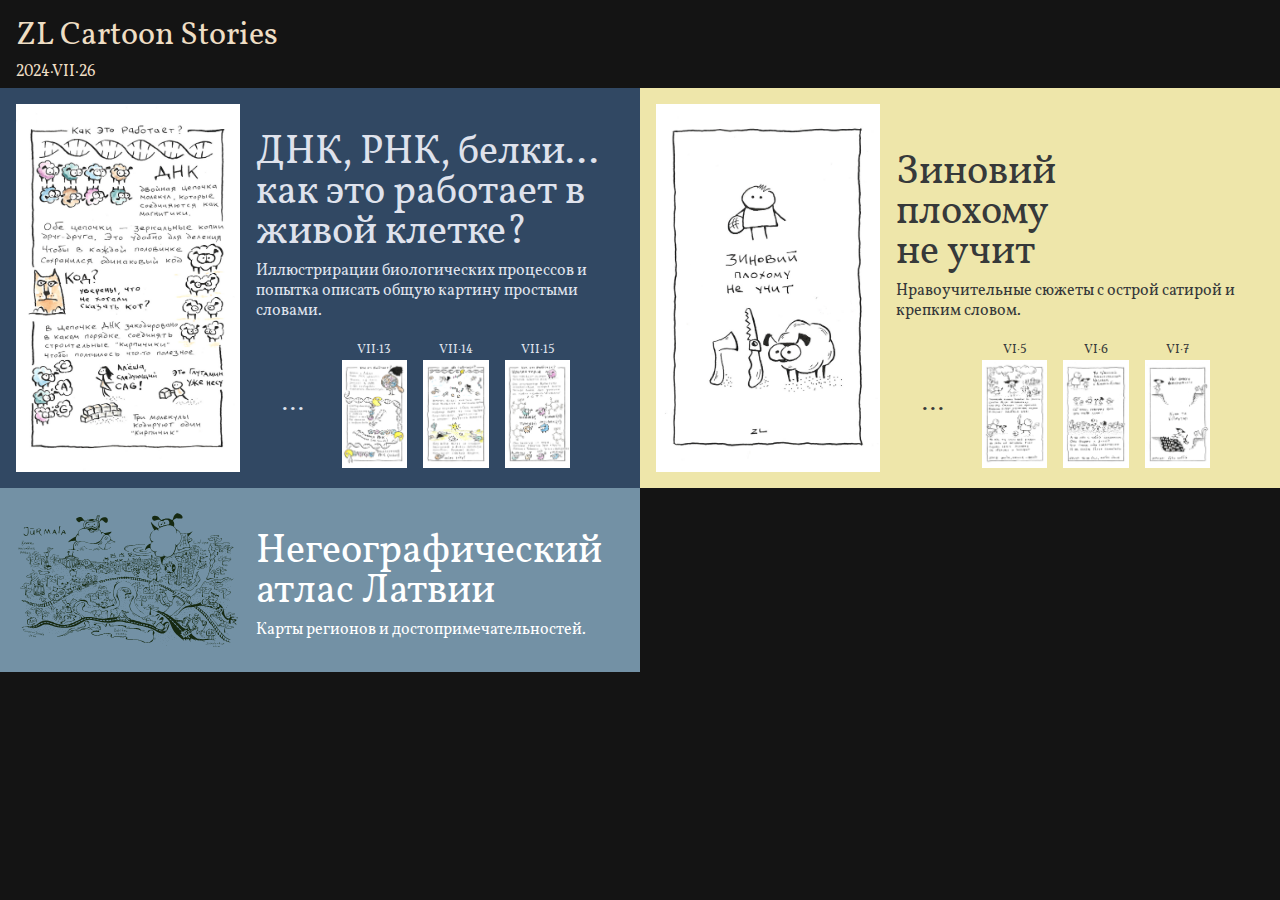
<file: index.html>
<!DOCTYPE html>
<html lang="ru">
<head>
    <meta charset="UTF-8">
    <meta content="width=device-width,initial-scale=1" name="viewport">
    <!-- .htmlseed 24.5.10 Len ~ ʕ⊙ᴥ⊙ʔ ~ -->

    <!-- ~ ~ ~ ~ ~ ~ ~ ~ ~ ~ ~ ~ ~ ~ ~ ~ ~ ~ ~ ~ ~>> Tab data -->
    <title>Cartoon Stories</title>
    <meta name="description" content="htmlseed">
    <meta name="theme-color" content="#314159">
    <link rel="icon" type="image/png" href="app/icon512.png">
    <!-- ~ ~ ~ ~ ~ ~ ~ ~ ~ ~ ~ ~ ~ ~ ~ ~ ~ ~ ~ ~ -->

    <!-- ~ ~ ~ ~ ~ ~ ~ ~ ~ ~ ~ ~ ~ ~ ~ ~ ~ ~ ~ ~ ~>> MICRODATA -->
    <meta name="description" content="Art illustrations gallery">
    <meta property="og:image"
          content="https://zlsheepcity.github.io/stripes/art/mediaPromo100W1.jpg">
    <meta property="og:image:width"  content="1774">
    <meta property="og:image:height" content="1080">
    <!-- ~ ~ ~ ~ ~ ~ ~ ~ ~ ~ ~ ~ ~ ~ ~ ~ ~ ~ ~ ~ -->

    <!-- ~ ~ ~ ~ ~ ~ ~ ~ ~ ~ ~ ~ ~ ~ ~ ~ ~ ~ ~ ~ ~>> CSS preset 2024 -->
    <style>
        body {
          --colorPaperTone: hsl( 37, 55%, 85%);
          --colorPaperDark: hsl(  0,  0%,  8%);
          --colorPaperRose: hsl(359, 59%, 43%);

          --background-color: var(--colorPaperDark);
          --foreground-color: var(--colorPaperTone);
              --accent-color: var(--colorPaperRose);
        }

        body {
            background-color: var(--background-color);
            margin: 0; color: var(--foreground-color);
            font-family: monospace; overflow-y:scroll;
        }

        a {
            color: inherit;
            text-decoration: underline;
        }

        img, video, svg {
            margin: 0;
            border: 0;
            max-width: 100%;
            display:  block;
        }
    </style>
    <!-- ~ ~ ~ ~ ~ ~ ~ ~ ~ ~ ~ ~ ~ ~ ~ ~ ~ ~ ~ ~ ~>> CSS custom -->
    <style>
        [contenteditable] {
            color: var(--accent-color, inherit);
            border-left: 1em solid currentColor;
        }
    </style>
    <!-- ~ ~ ~ ~ ~ ~ ~ ~ ~ ~ ~ ~ ~ ~ ~ ~ ~ ~ ~ ~ ~>> CSS stylesheet -->
    <link
        href="app/combo.css"
        type="text/css" rel="stylesheet" media="all">
    <link
        href="app/compo.css"
        type="text/css" rel="stylesheet" media="all">
    <link
        href="app/custom.css"
        type="text/css" rel="stylesheet" media="all">
    <link
        href="app/cfonts.css"
        type="text/css" rel="stylesheet" media="all">
    <!-- ~ ~ ~ ~ ~ ~ ~ ~ ~ ~ ~ ~ ~ ~ ~ ~ ~ ~ ~ ~ -->

</head>
<body>

    <header class="GalleryTitle">
        <h1>ZL Cartoon Stories</h1>
        <p class="font-feature-digital">
            2024·VII·26
        </p>
    </header>

    <section class="CardListGrid">

    <article class="ChapterCard colors--swed-secondary">
        <div class="ChapterCardGrid">
            <figure>
                <a href="chapters/DNA.html">
                    <img ratio-v src="ill/DNA1000.jpg" alt="" />
                </a>
            </figure>
            <header class="TextSection">
                <h1 style="--max-width:10em">
                    <a href="chapters/DNA.html">
                        ДНК, РНК, белки... как это работает в живой клетке?
                    </a>
                </h1>
                <p>
                    Иллюстрирации биологических процессов и попытка описать общую картину простыми словами.
                </p>
            </header>
            <section class="StripesInRowList">
                <a i class="StripesInRowItem" href="chapters/DNA.html">
                    <span class="text">...</span>
                </a>
                <a i class="StripesInRowItem" href="chapters/DNA.html#DNA1002">
                    <span class="date">VII·13</span>
                    <img ratio-v src="ill/DNA1002.jpg" alt="" />
                </a>
                <a i class="StripesInRowItem" href="chapters/DNA.html#DNA1003">
                    <span class="date">VII·14</span>
                    <img ratio-v src="ill/DNA1003.jpg" alt="" />
                </a>
                <a i class="StripesInRowItem" href="chapters/DNA.html#DNA1004">
                    <span class="date">VII·15</span>
                    <img ratio-v src="ill/DNA1004.jpg" alt="" />
                </a>
            </section>
        </div>
    </article>

    <article class="ChapterCard colors--ivory">
        <div class="ChapterCardGrid">
            <figure>
                <a href="chapters/ZPU.html">
                    <img ratio-v src="ill/ZPU1000.jpg" alt="" />
                </a>
            </figure>
            <header class="TextSection">
                <h1 style="--max-width:min-content">
                    <a href="chapters/ZPU.html">
                        Зиновий плохому не учит
                    </a>
                </h1>
                <p>
                    Нравоучительные сюжеты с острой сатирой и крепким словом.
                </p>
            </header>
            <section class="StripesInRowList">
                <a i class="StripesInRowItem" href="chapters/ZPU.html">
                    <span class="text">...</span>
                </a>
                <a i class="StripesInRowItem" href="chapters/ZPU.html#ZPU1018">
                    <span class="date">VI·5</span>
                    <img ratio-v src="ill/ZPU1018.jpg" alt="" />
                </a>
                <a i class="StripesInRowItem" href="chapters/ZPU.html#ZPU1019">
                    <span class="date">VI·6</span>
                    <img ratio-v src="ill/ZPU1019.jpg" alt="" />
                </a>
                <a i class="StripesInRowItem" href="chapters/ZPU.html#ZPU1020">
                    <span class="date">VI·7</span>
                    <img ratio-v src="ill/ZPU1020.jpg" alt="" />
                </a>
            </section>
        </div>
    </article>

    <article class="ChapterCard colors--swed-third">
        <div class="ChapterCardGrid">
            <figure>
                <a href="articles/AtlasA.html">
                    <img src="ill/LatvijaSheepmap02Jurmala.svg" alt=""
                        style="aspect-ratio:1000/680;" />
                </a>
            </figure>
            <header class="TextSection">
                <h1 style="--max-width:min-content">
                    <a href="articles/AtlasA.html">
                        Негеографический атлас Латвии
                    </a>
                </h1>
                <p>
                    Карты регионов и достопримечательностей.
                </p>
            </header>
        </div>
    </article>

    </section>

    <!-- ~ ~ ~ ~ ~ ~ ~ ~ ~ ~ ~ ~ ~ ~ ~ ~ ~ ~ ~ ~ ~ SECTION -->
    <!-- ~ ~ ~ ~ ~ ~ ~ ~ ~ ~ ~ ~ ~ ~ ~ ~ ~ ~ ~ ~ ~ SECTION -->

    <!-- ~ ~ ~ ~ ~ ~ ~ ~ ~ ~ ~ ~ ~ ~ ~ ~ ~ ~ ~ ~ ~ SECTION -->

</body>
</html>
</file>
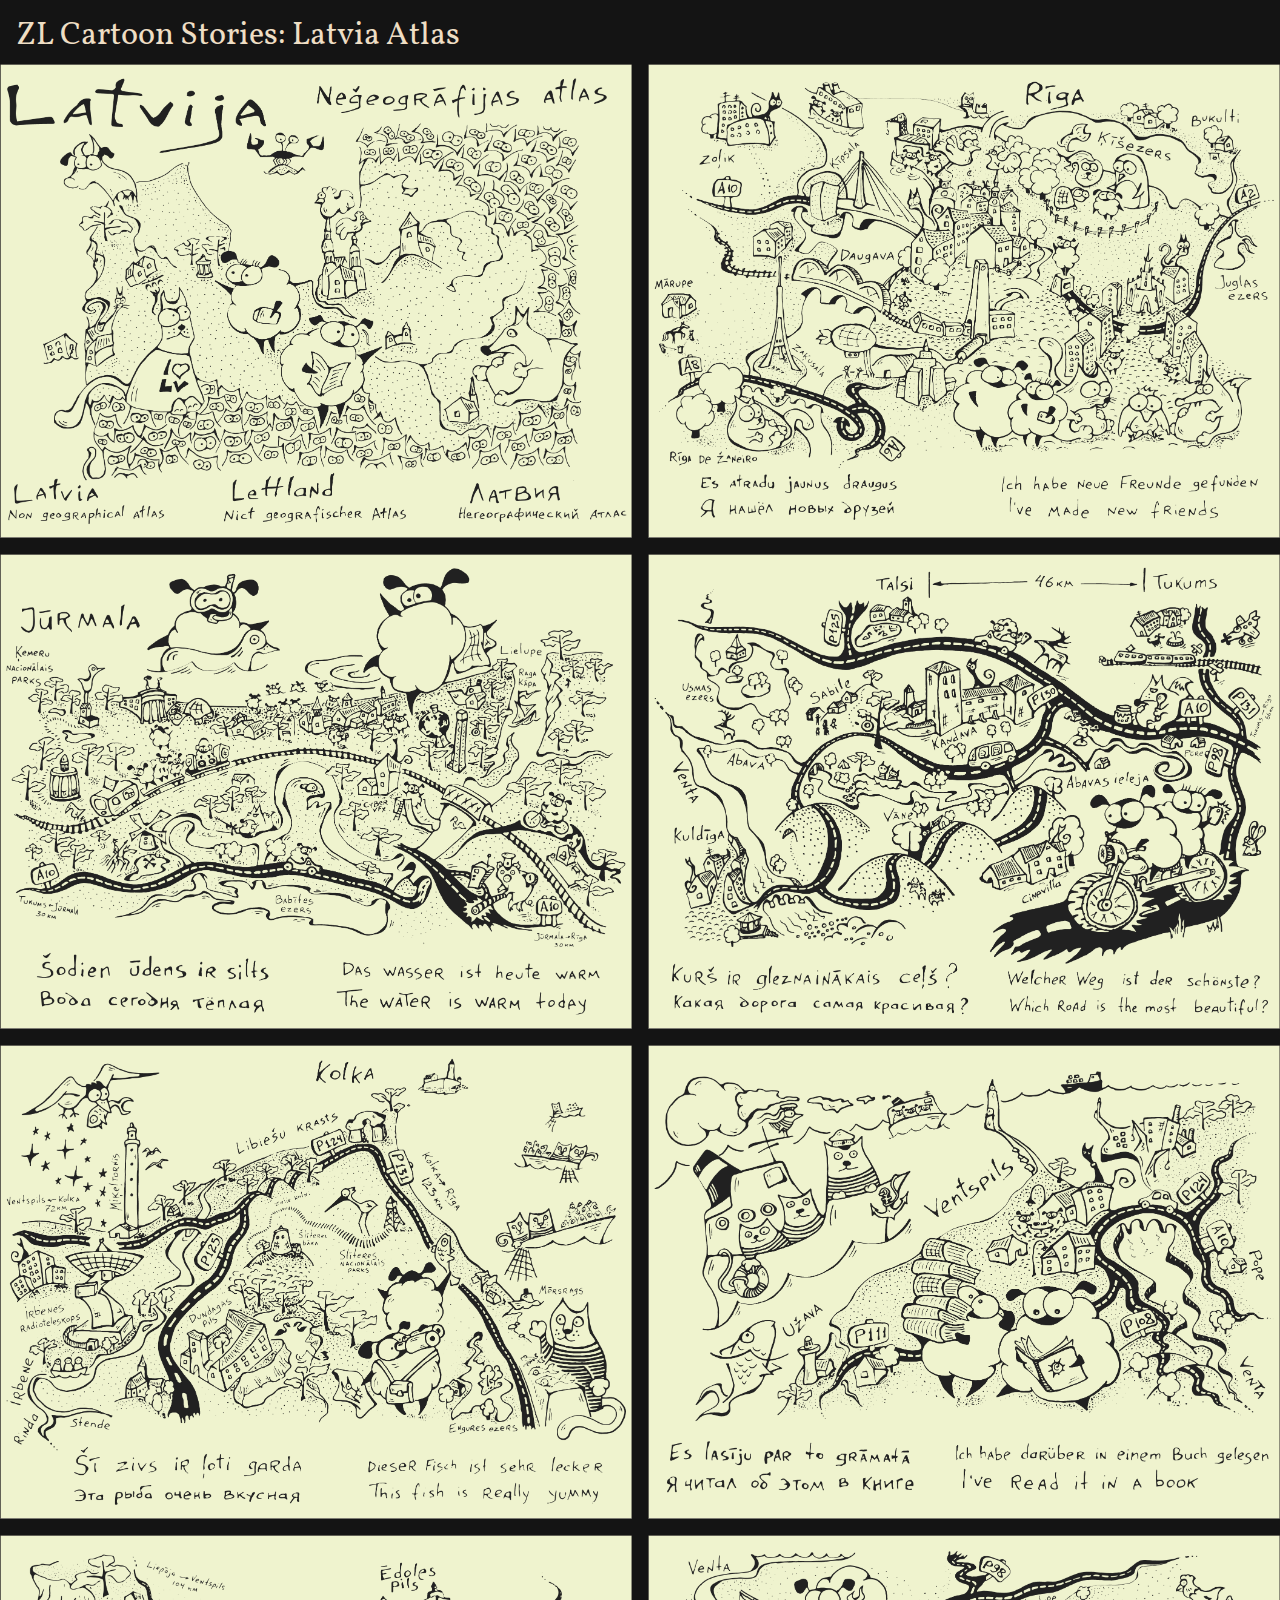
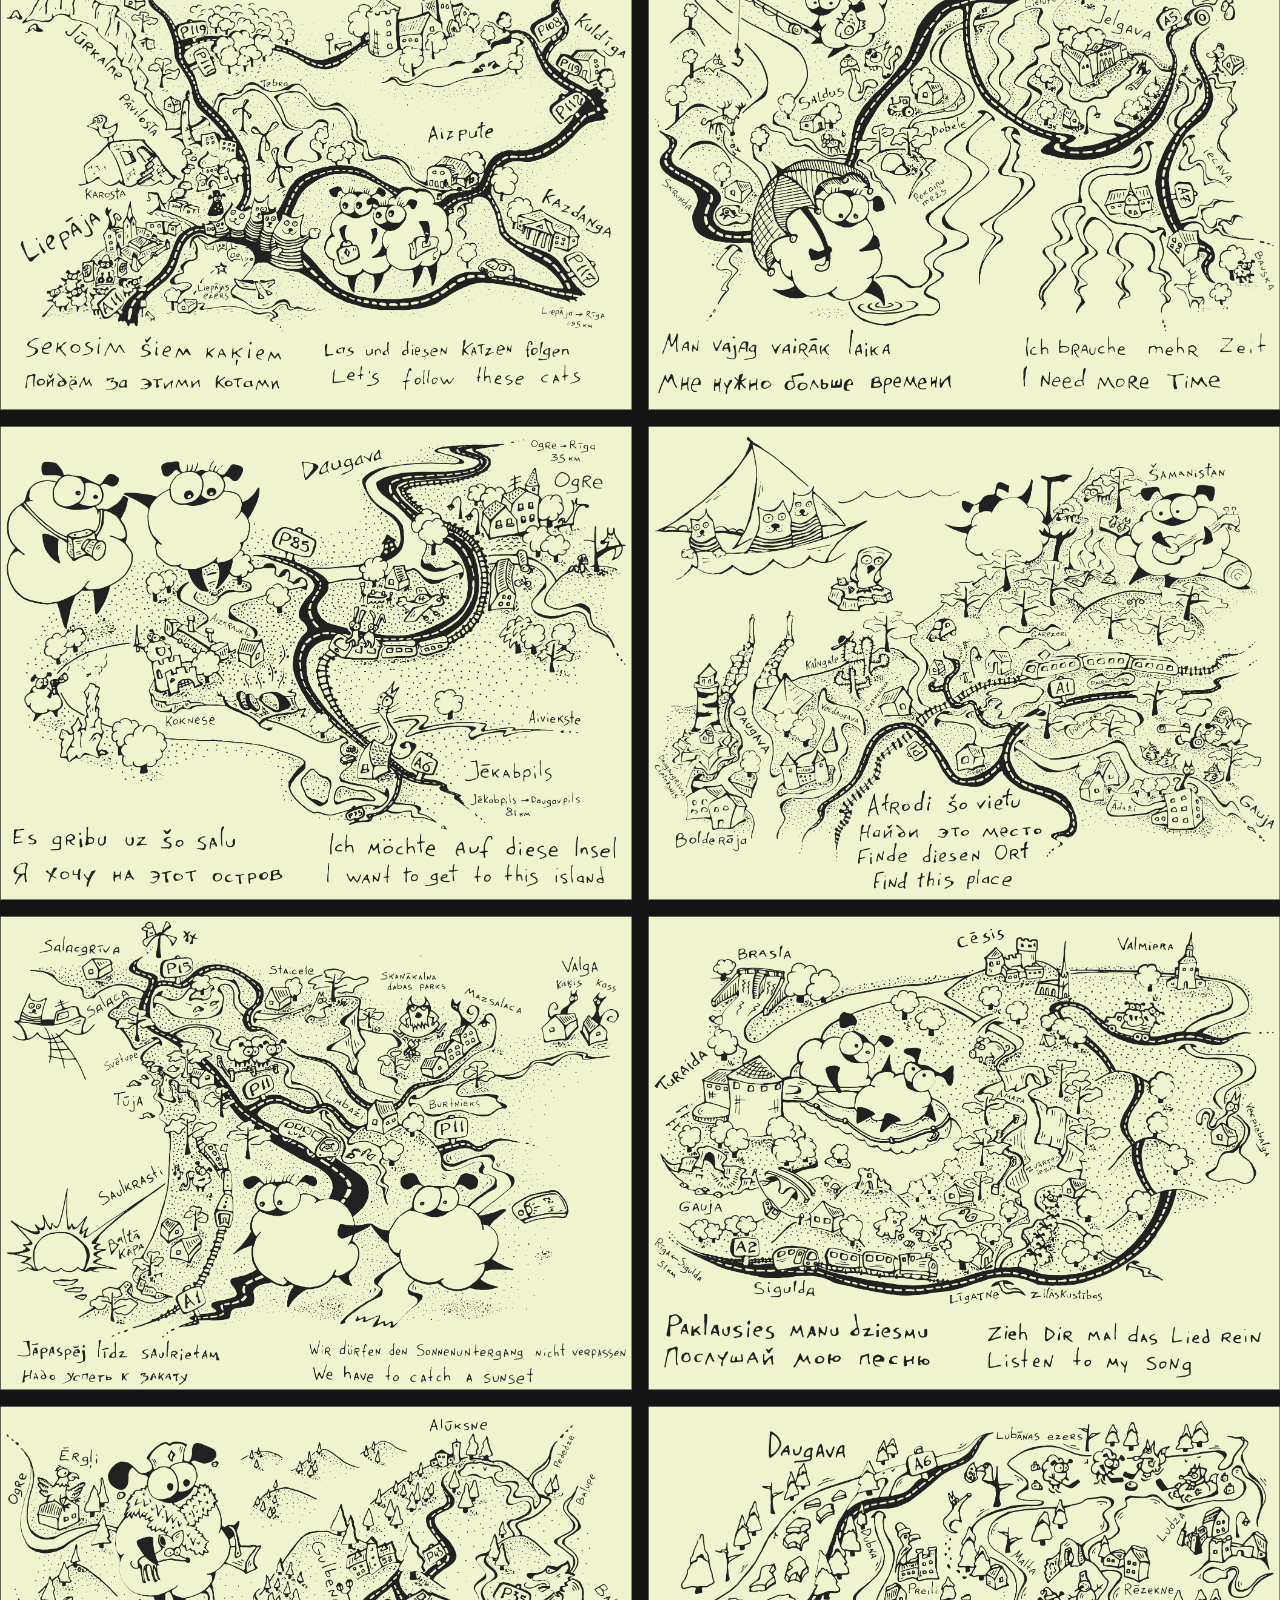
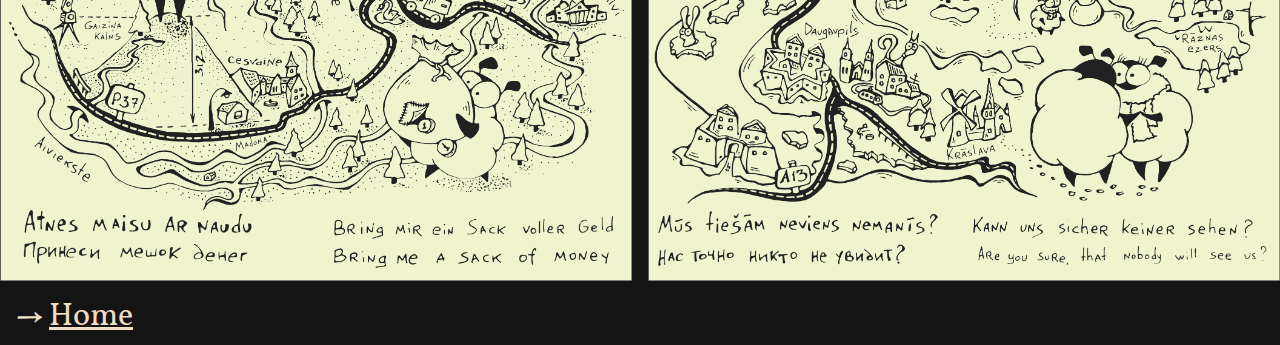
<file: articles/AtlasA.html>
<!DOCTYPE html>
<html lang="en">
<head>
    <base href="../">
    <meta charset="UTF-8">
    <meta content="width=device-width,initial-scale=1" name="viewport">
    <!-- .htmlseed 24.5.10 Len ~ ʕ⊙ᴥ⊙ʔ ~ -->

    <!-- ~ ~ ~ ~ ~ ~ ~ ~ ~ ~ ~ ~ ~ ~ ~ ~ ~ ~ ~ ~ ~>> Tab data -->
    <title>LV Atlas</title>
    <meta name="description" content="htmlseed">
    <meta name="theme-color" content="#314159">
    <link rel="icon" type="image/png" href="app/icon512.png">
    <!-- ~ ~ ~ ~ ~ ~ ~ ~ ~ ~ ~ ~ ~ ~ ~ ~ ~ ~ ~ ~ -->

    <!-- ~ ~ ~ ~ ~ ~ ~ ~ ~ ~ ~ ~ ~ ~ ~ ~ ~ ~ ~ ~ ~>> MICRODATA -->
    <meta name="description" content="Art illustrations gallery">
    <meta property="og:image"
          content="https://zlsheepcity.github.io/stripes/art/mediaPromo100W1.jpg">
    <meta property="og:image:width"  content="1774">
    <meta property="og:image:height" content="1080">
    <!-- ~ ~ ~ ~ ~ ~ ~ ~ ~ ~ ~ ~ ~ ~ ~ ~ ~ ~ ~ ~ -->

    <!-- ~ ~ ~ ~ ~ ~ ~ ~ ~ ~ ~ ~ ~ ~ ~ ~ ~ ~ ~ ~ ~>> CSS preset 2024 -->
    <style>
        body {
          --colorPaperTone: hsl( 37, 55%, 85%);
          --colorPaperDark: hsl(  0,  0%,  8%);
          --colorPaperRose: hsl(359, 59%, 43%);

          --background-color: var(--colorPaperDark);
          --foreground-color: var(--colorPaperTone);
              --accent-color: var(--colorPaperRose);
        }

        body {
            background-color: var(--background-color);
            margin: 0; color: var(--foreground-color);
            font-family: monospace; overflow-y:scroll;
        }

        a {
            color: inherit;
            text-decoration: underline;
        }

        img, video, svg {
            margin: 0;
            border: 0;
            max-width: 100%;
            display:  block;
        }
    </style>
    <!-- ~ ~ ~ ~ ~ ~ ~ ~ ~ ~ ~ ~ ~ ~ ~ ~ ~ ~ ~ ~ ~>> CSS custom -->
    <style>
        [contenteditable] {
            color: var(--accent-color, inherit);
            border-left: 1em solid currentColor;
        }
    </style>
    <!-- ~ ~ ~ ~ ~ ~ ~ ~ ~ ~ ~ ~ ~ ~ ~ ~ ~ ~ ~ ~ ~>> CSS stylesheet -->
    <link
        href="app/combo.css"
        type="text/css" rel="stylesheet" media="all">
    <link
        href="app/compo.css"
        type="text/css" rel="stylesheet" media="all">
    <link
        href="app/custom.css"
        type="text/css" rel="stylesheet" media="all">
    <link
        href="app/cfonts.css"
        type="text/css" rel="stylesheet" media="all">
    <!-- ~ ~ ~ ~ ~ ~ ~ ~ ~ ~ ~ ~ ~ ~ ~ ~ ~ ~ ~ ~ -->

</head>
<body>

    <header class="GalleryTitle">
        <h1>
            <a href="./">ZL Cartoon Stories</a>:
            Latvia Atlas
        </h1>
    </header>

    <style>
        .AtlasAGrid {
            display: grid;
            grid-gap: 1em;
            grid-template-columns: repeat(auto-fit, minmax(min(564px,100%), 1fr));
        }
    </style>

    <article class="AtlasAGrid">
        <figure>
            <a name="LatvijaPng00Cover"></a>
            <img ratio-a src="./ill/LatvijaPng00Cover.png" alt="" />
        </figure>
        <figure>
            <a name="LatvijaPng01Riga"></a>
            <img ratio-a src="./ill/LatvijaPng01Riga.png" alt="" />
        </figure>
        <figure>
            <a name="LatvijaPng02Jurmala"></a>
            <img ratio-a src="./ill/LatvijaPng02Jurmala.png" alt="" />
        </figure>
        <figure>
            <a name="LatvijaPng03Kandava"></a>
            <img ratio-a src="./ill/LatvijaPng03Kandava.png" alt="" />
        </figure>
        <figure>
            <a name="LatvijaPng04Kolka"></a>
            <img ratio-a src="./ill/LatvijaPng04Kolka.png" alt="" />
        </figure>
        <figure>
            <a name="LatvijaPng05Vpils"></a>
            <img ratio-a src="./ill/LatvijaPng05Vpils.png" alt="" />
        </figure>
        <figure>
            <a name="LatvijaPng06Liepaja"></a>
            <img ratio-a src="./ill/LatvijaPng06Liepaja.png" alt="" />
        </figure>
        <figure>
            <a name="LatvijaPng07Jelgava"></a>
            <img ratio-a src="./ill/LatvijaPng07Jelgava.png" alt="" />
        </figure>
        <figure>
            <a name="LatvijaPng08Ogre"></a>
            <img ratio-a src="./ill/LatvijaPng08Ogre.png" alt="" />
        </figure>
        <figure>
            <a name="LatvijaPng09Lilaste"></a>
            <img ratio-a src="./ill/LatvijaPng09Lilaste.png" alt="" />
        </figure>
        <figure>
            <a name="LatvijaPng10Valka"></a>
            <img ratio-a src="./ill/LatvijaPng10Valka.png" alt="" />
        </figure>
        <figure>
            <a name="LatvijaPng11Cesis"></a>
            <img ratio-a src="./ill/LatvijaPng11Cesis.png" alt="" />
        </figure>
        <figure>
            <a name="LatvijaPng12Madona"></a>
            <img ratio-a src="./ill/LatvijaPng12Madona.png" alt="" />
        </figure>
        <figure>
            <a name="LatvijaPng13Dpils"></a>
            <img ratio-a src="./ill/LatvijaPng13Dpils.png" alt="" />
        </figure>

    </article>

    <footer class="GalleryTitle">
        <h1>
            → <a href="./">Home</a>
        </h1>
    </footer>

    <!-- ~ ~ ~ ~ ~ ~ ~ ~ ~ ~ ~ ~ ~ ~ ~ ~ ~ ~ ~ ~ ~ SECTION -->

</body>
</html>
</file>
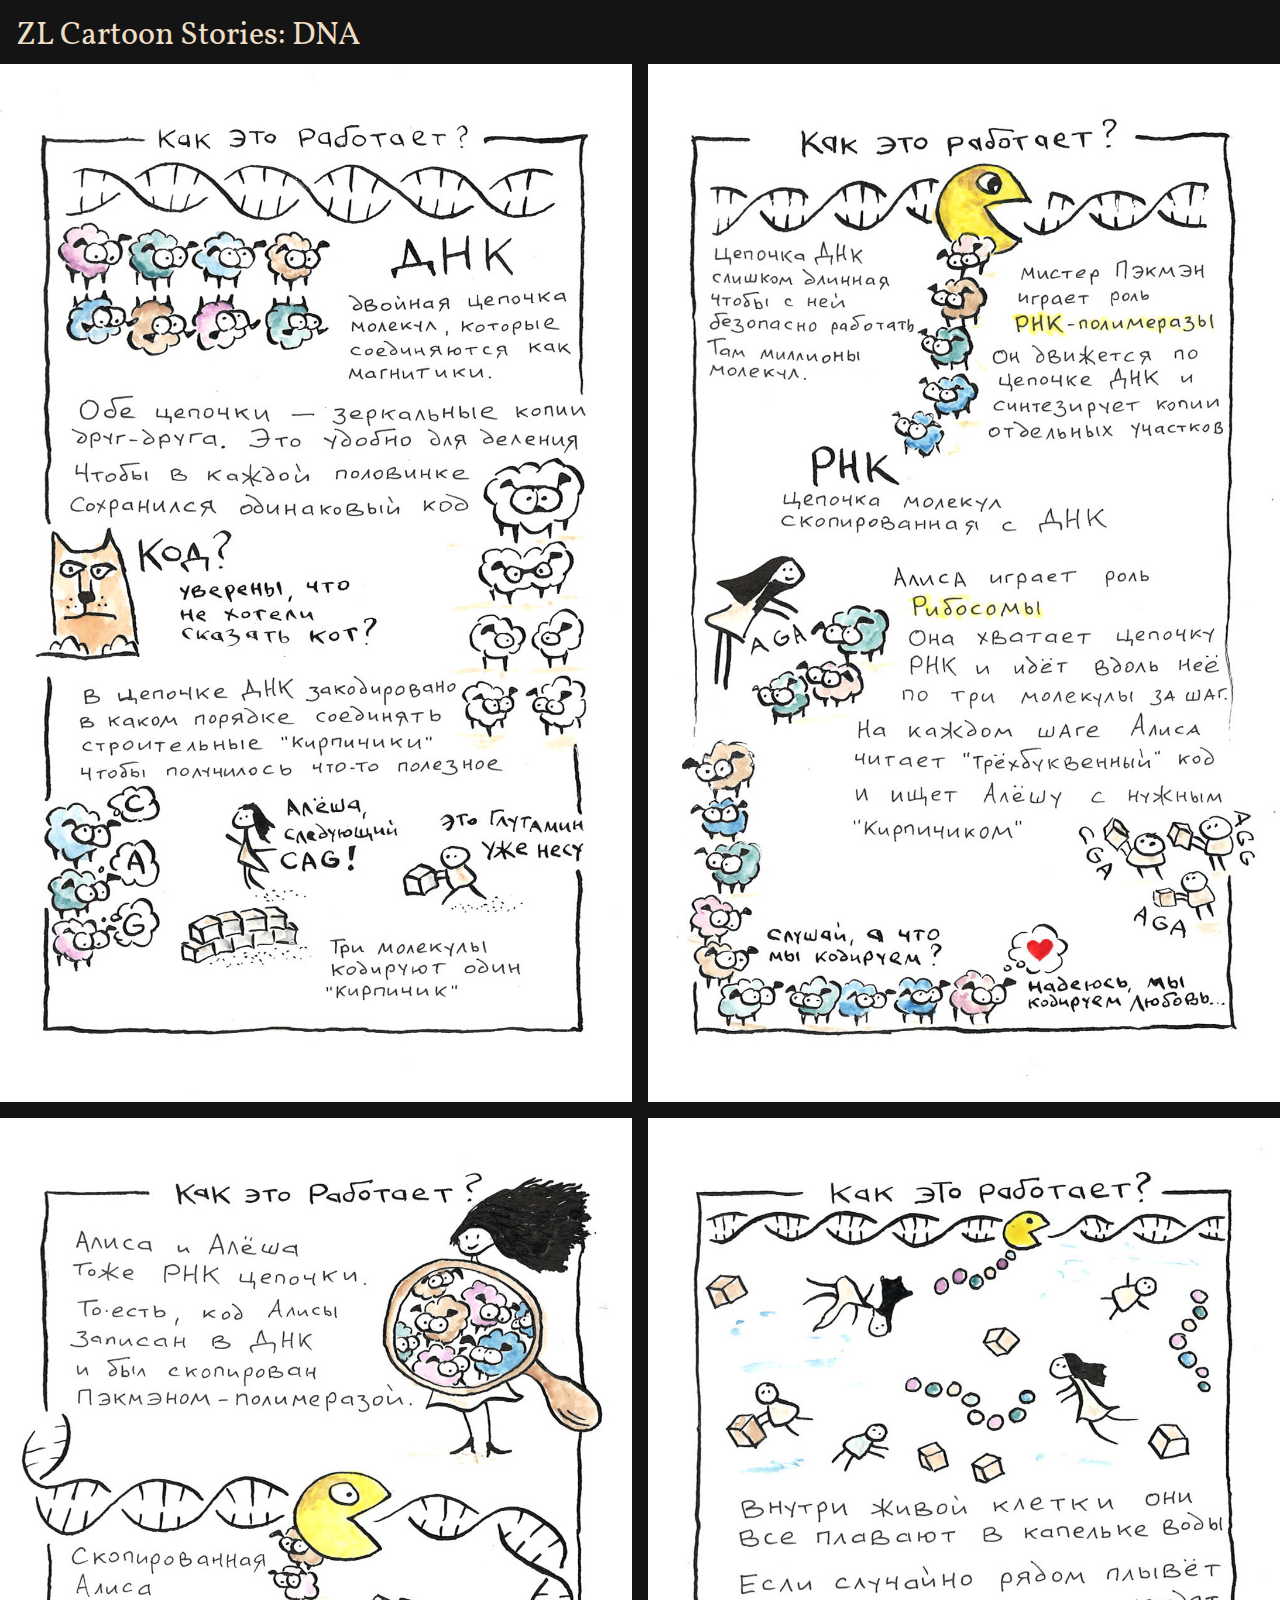
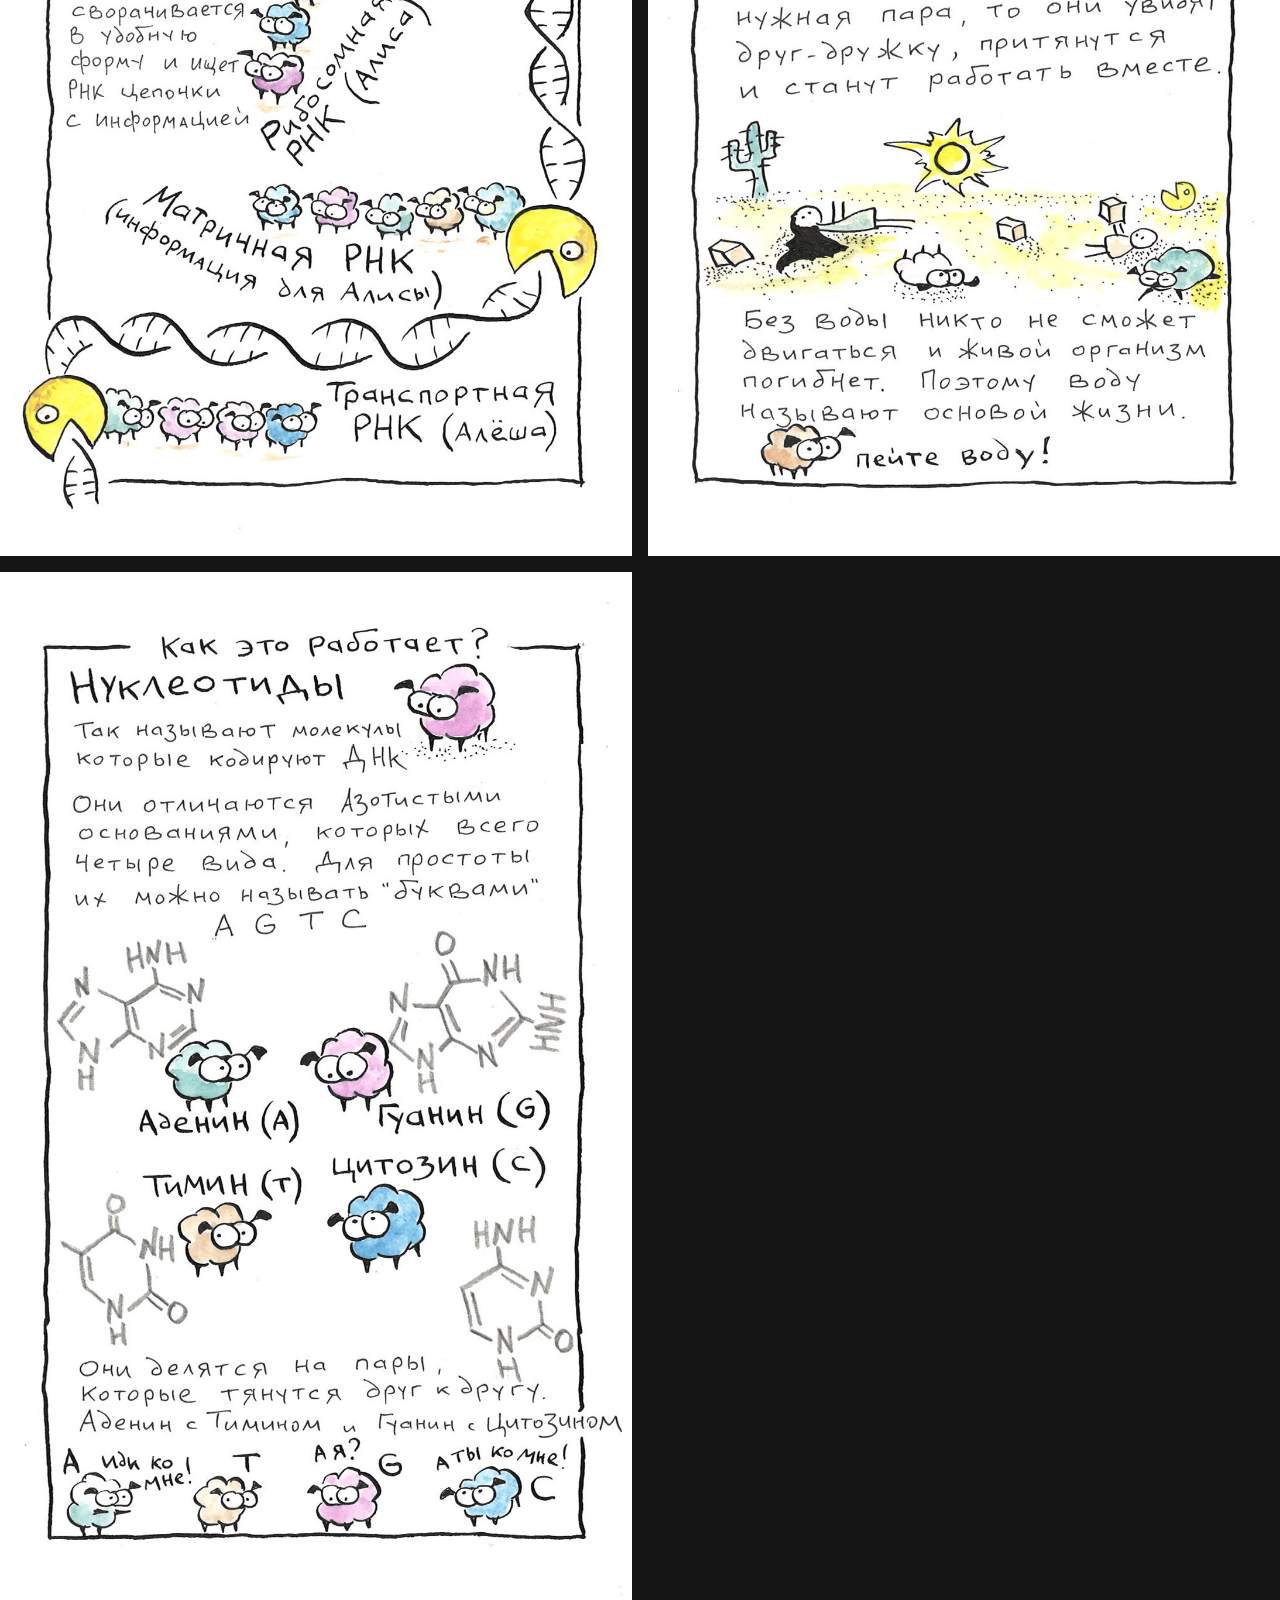
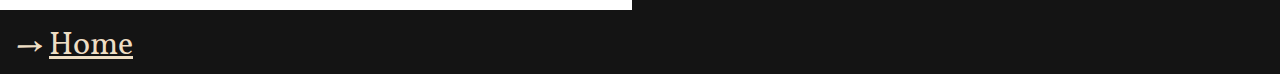
<file: chapters/DNA.html>
<!DOCTYPE html>
<html lang="en">
<head>
    <base href="../">
    <meta charset="UTF-8">
    <meta content="width=device-width,initial-scale=1" name="viewport">
    <!-- .htmlseed 24.5.10 Len ~ ʕ⊙ᴥ⊙ʔ ~ -->

    <!-- ~ ~ ~ ~ ~ ~ ~ ~ ~ ~ ~ ~ ~ ~ ~ ~ ~ ~ ~ ~ ~>> Tab data -->
    <title>DNA</title>
    <meta name="description" content="htmlseed">
    <meta name="theme-color" content="#314159">
    <link rel="icon" type="image/png" href="app/icon512.png">
    <!-- ~ ~ ~ ~ ~ ~ ~ ~ ~ ~ ~ ~ ~ ~ ~ ~ ~ ~ ~ ~ -->

    <!-- ~ ~ ~ ~ ~ ~ ~ ~ ~ ~ ~ ~ ~ ~ ~ ~ ~ ~ ~ ~ ~>> MICRODATA -->
    <meta name="description" content="Art illustrations gallery">
    <meta property="og:image"
          content="https://zlsheepcity.github.io/stripes/art/mediaPromo100W1.jpg">
    <meta property="og:image:width"  content="1774">
    <meta property="og:image:height" content="1080">
    <!-- ~ ~ ~ ~ ~ ~ ~ ~ ~ ~ ~ ~ ~ ~ ~ ~ ~ ~ ~ ~ -->

    <!-- ~ ~ ~ ~ ~ ~ ~ ~ ~ ~ ~ ~ ~ ~ ~ ~ ~ ~ ~ ~ ~>> CSS preset 2024 -->
    <style>
        body {
          --colorPaperTone: hsl( 37, 55%, 85%);
          --colorPaperDark: hsl(  0,  0%,  8%);
          --colorPaperRose: hsl(359, 59%, 43%);

          --background-color: var(--colorPaperDark);
          --foreground-color: var(--colorPaperTone);
              --accent-color: var(--colorPaperRose);
        }

        body {
            background-color: var(--background-color);
            margin: 0; color: var(--foreground-color);
            font-family: monospace; overflow-y:scroll;
        }

        a {
            color: inherit;
            text-decoration: underline;
        }

        img, video, svg {
            margin: 0;
            border: 0;
            max-width: 100%;
            display:  block;
        }
    </style>
    <!-- ~ ~ ~ ~ ~ ~ ~ ~ ~ ~ ~ ~ ~ ~ ~ ~ ~ ~ ~ ~ ~>> CSS custom -->
    <style>
        [contenteditable] {
            color: var(--accent-color, inherit);
            border-left: 1em solid currentColor;
        }
    </style>
    <!-- ~ ~ ~ ~ ~ ~ ~ ~ ~ ~ ~ ~ ~ ~ ~ ~ ~ ~ ~ ~ ~>> CSS stylesheet -->
    <link
        href="app/combo.css"
        type="text/css" rel="stylesheet" media="all">
    <link
        href="app/compo.css"
        type="text/css" rel="stylesheet" media="all">
    <link
        href="app/custom.css"
        type="text/css" rel="stylesheet" media="all">
    <link
        href="app/cfonts.css"
        type="text/css" rel="stylesheet" media="all">
    <!-- ~ ~ ~ ~ ~ ~ ~ ~ ~ ~ ~ ~ ~ ~ ~ ~ ~ ~ ~ ~ -->

</head>
<body>

    <header class="GalleryTitle">
        <h1>
            <a href="./">ZL Cartoon Stories</a>:
            DNA
        </h1>
    </header>

    <article class="AutoFitGrid">
        <figure>
            <a name="DNA1000"></a>
            <img src="ill/DNA1000.jpg" alt="" />
        </figure>
        <figure>
            <a name="DNA1001"></a>
            <img src="ill/DNA1001.jpg" alt="" />
        </figure>
        <figure>
            <a name="DNA1002"></a>
            <img src="ill/DNA1002.jpg" alt="" />
        </figure>
        <figure>
            <a name="DNA1003"></a>
            <img src="ill/DNA1003.jpg" alt="" />
        </figure>
        <figure>
            <a name="DNA1004"></a>
            <img src="ill/DNA1004.jpg" alt="" />
        </figure>
    </article>

    <footer class="GalleryTitle">
        <h1>
            → <a href="./">Home</a>
        </h1>
    </footer>

    <!-- ~ ~ ~ ~ ~ ~ ~ ~ ~ ~ ~ ~ ~ ~ ~ ~ ~ ~ ~ ~ ~ SECTION -->

</body>
</html>
</file>
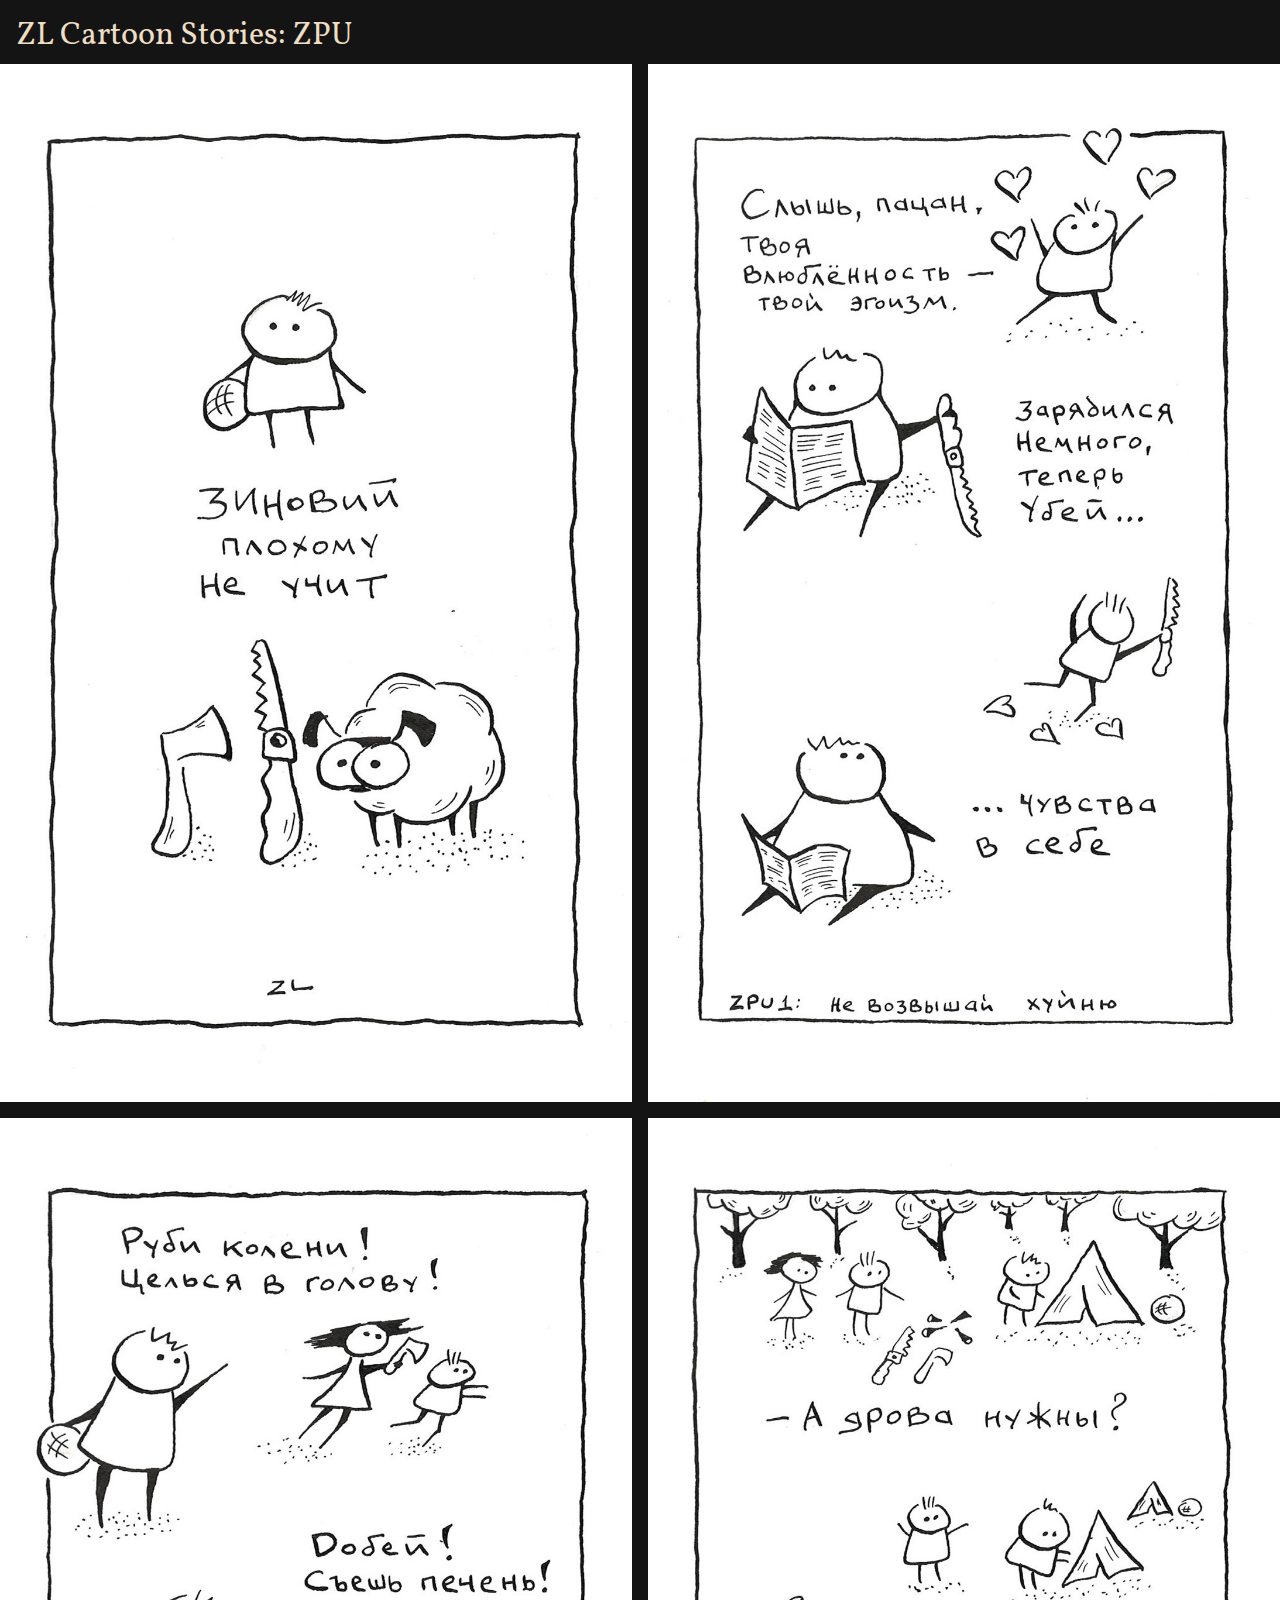
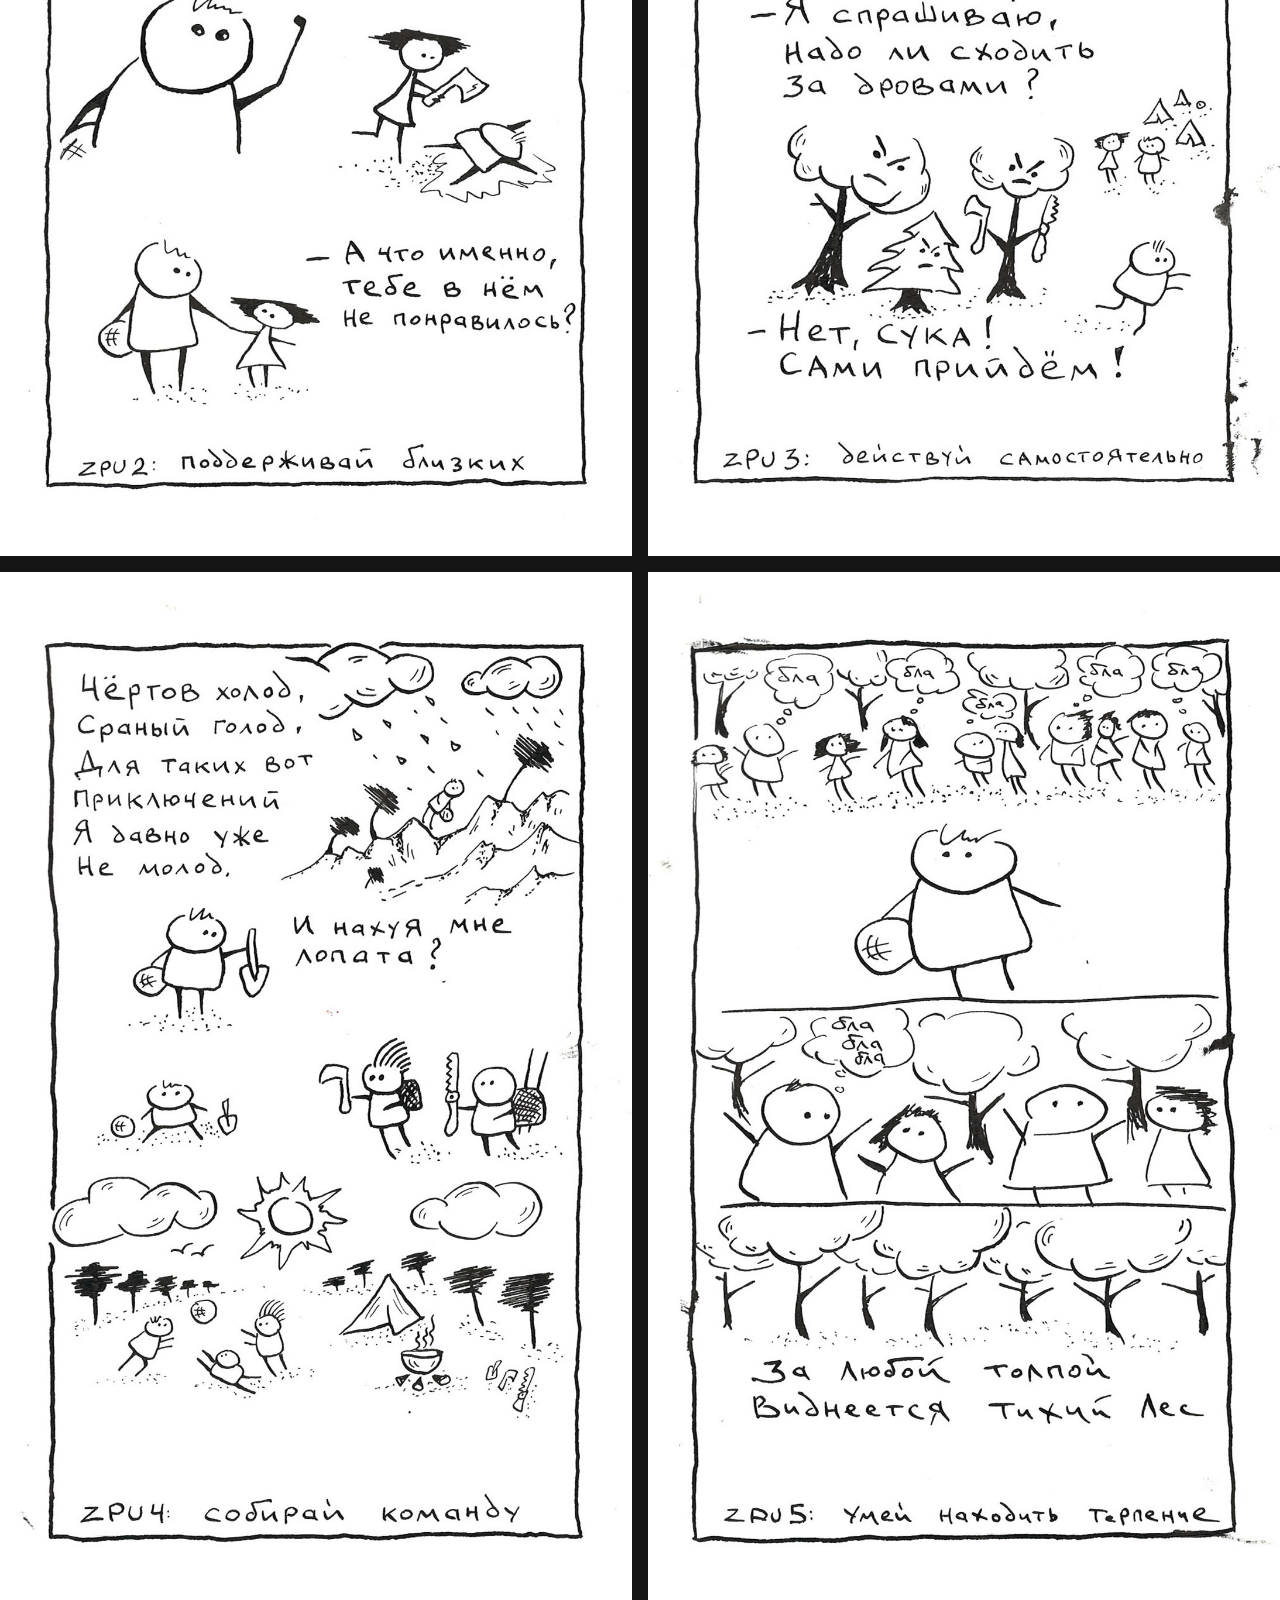
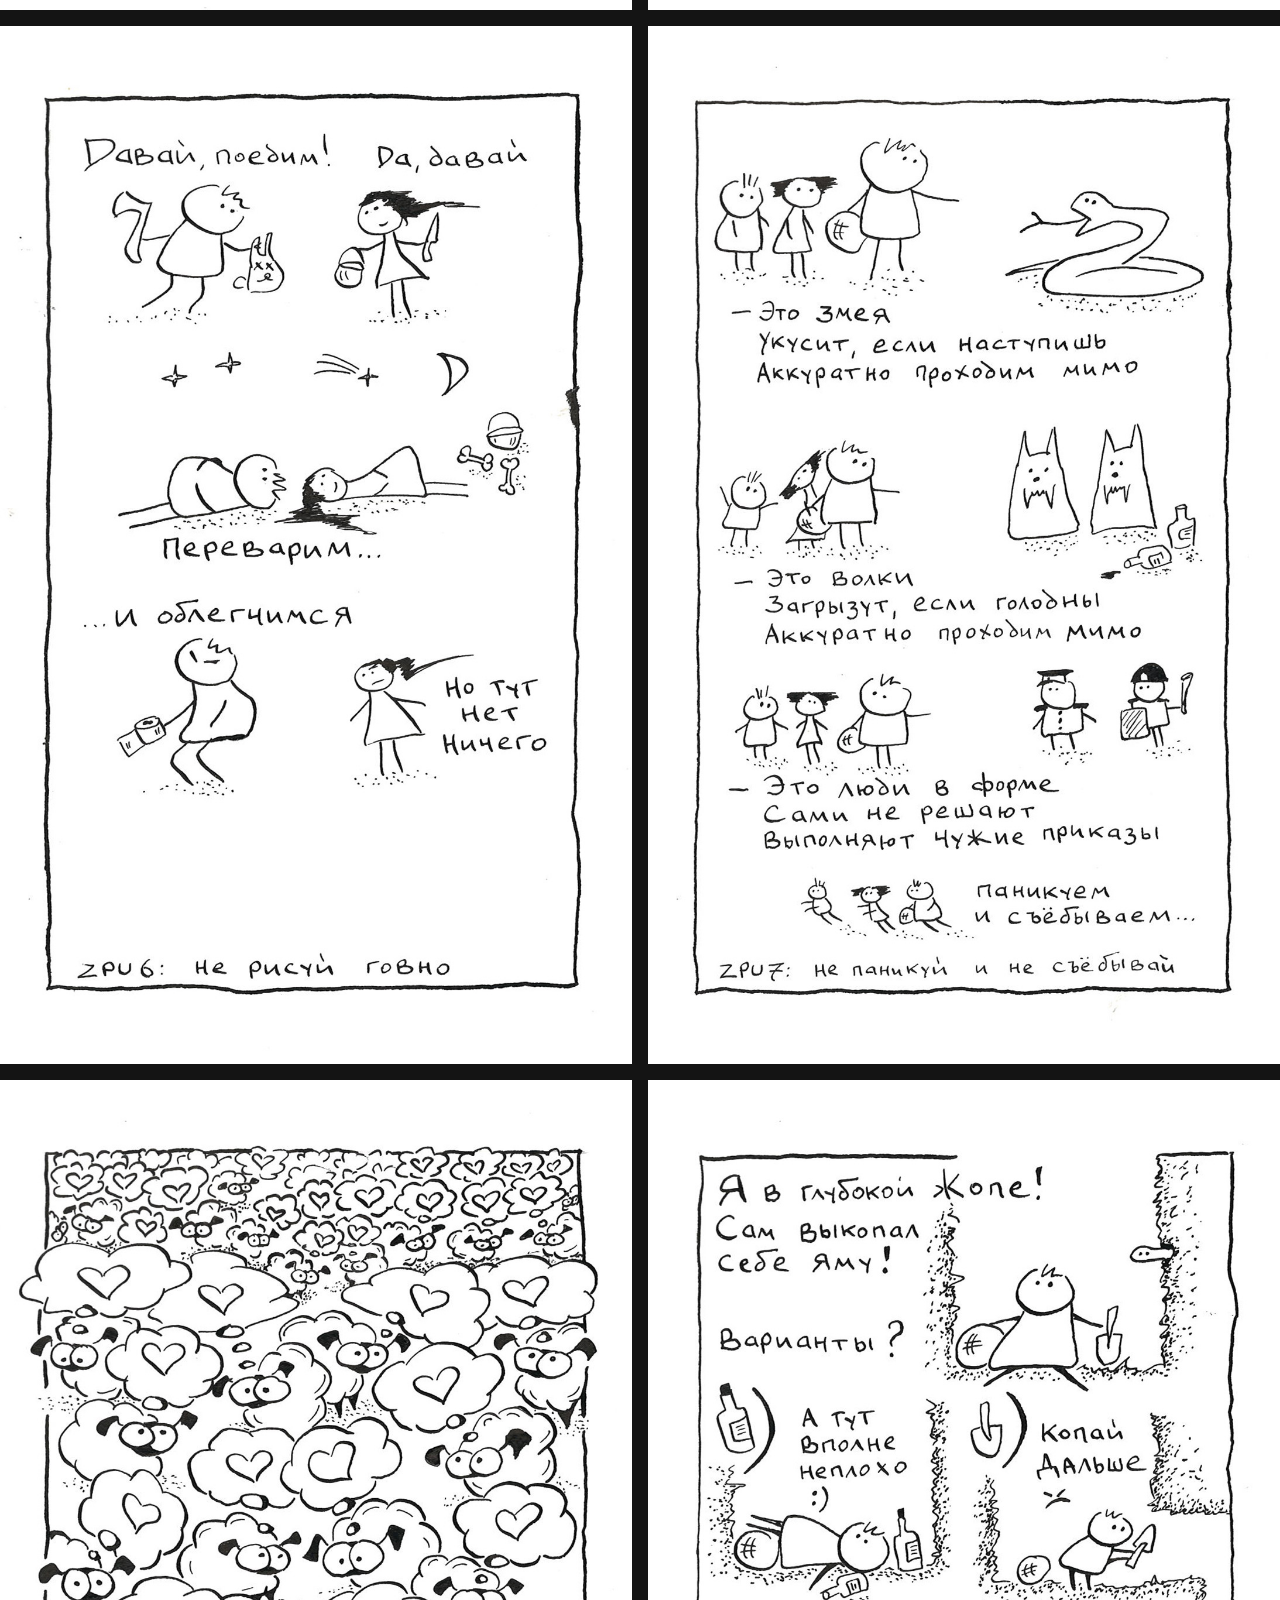
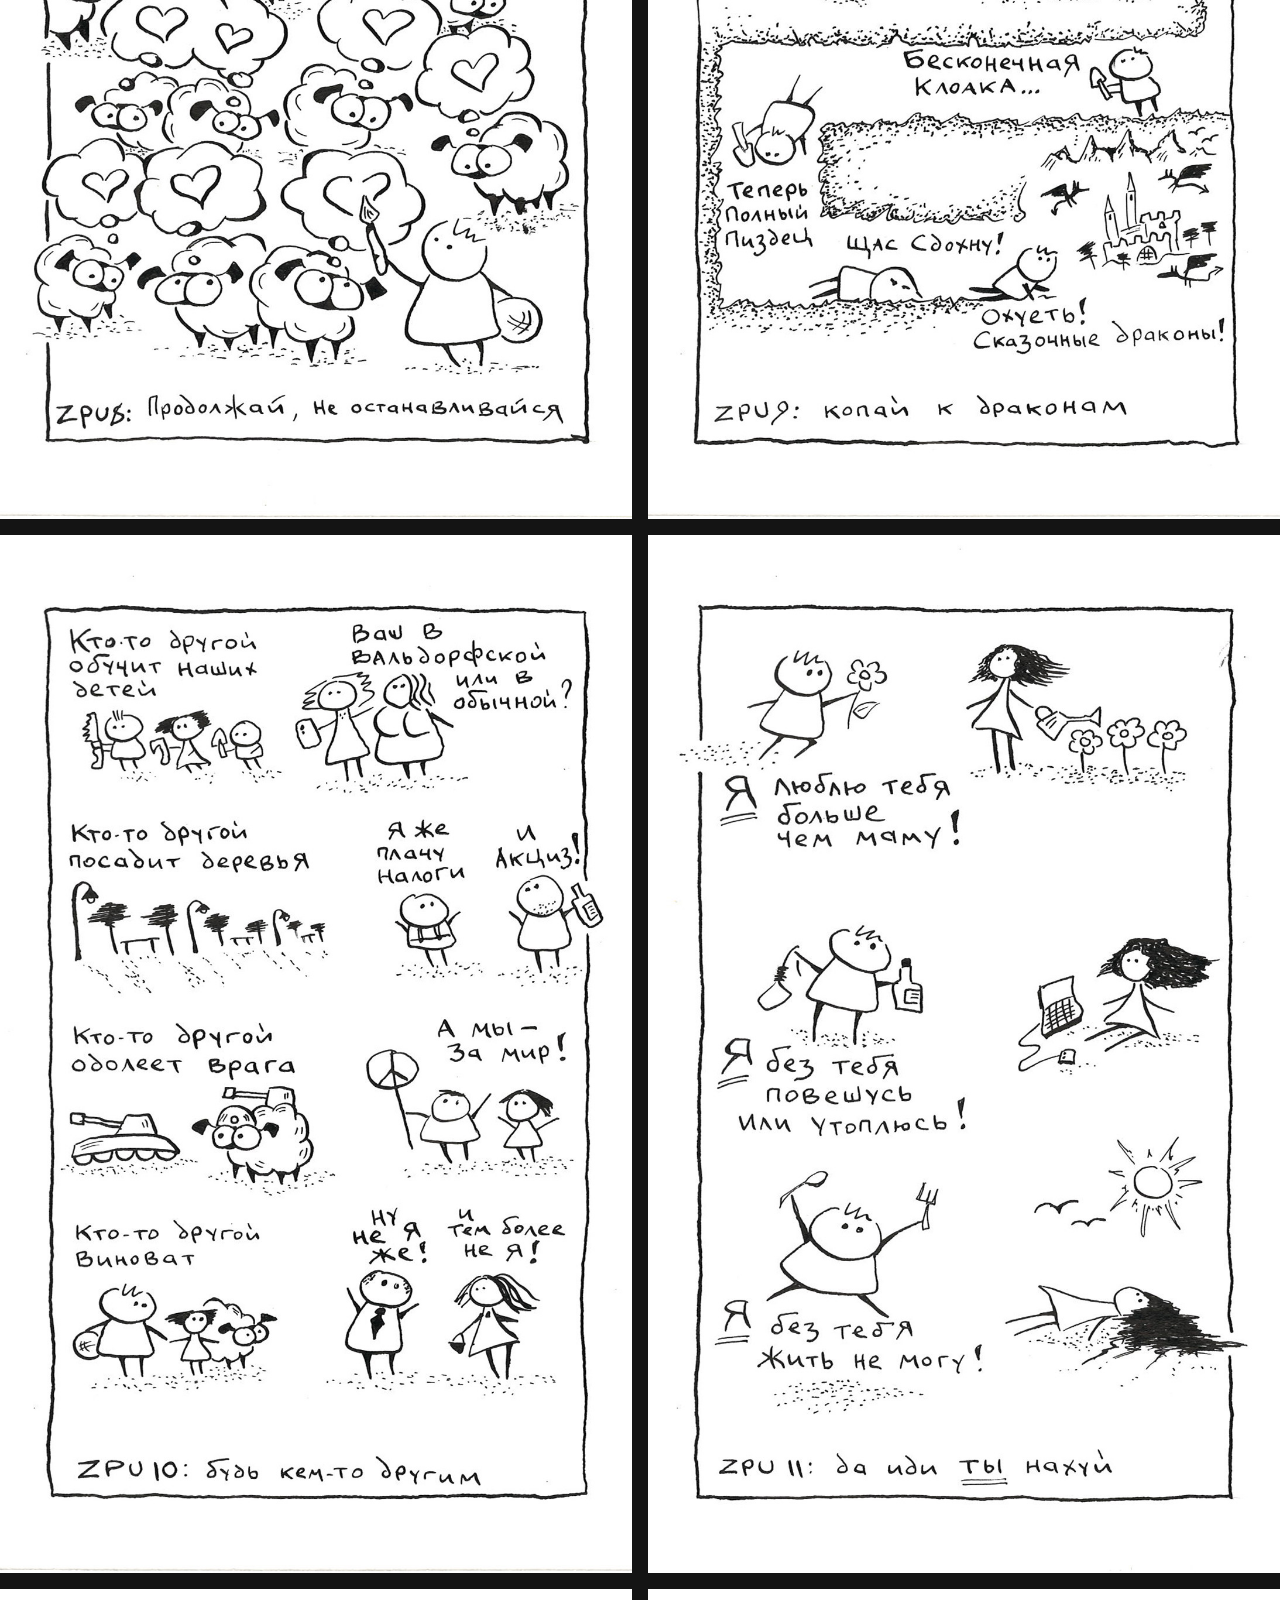
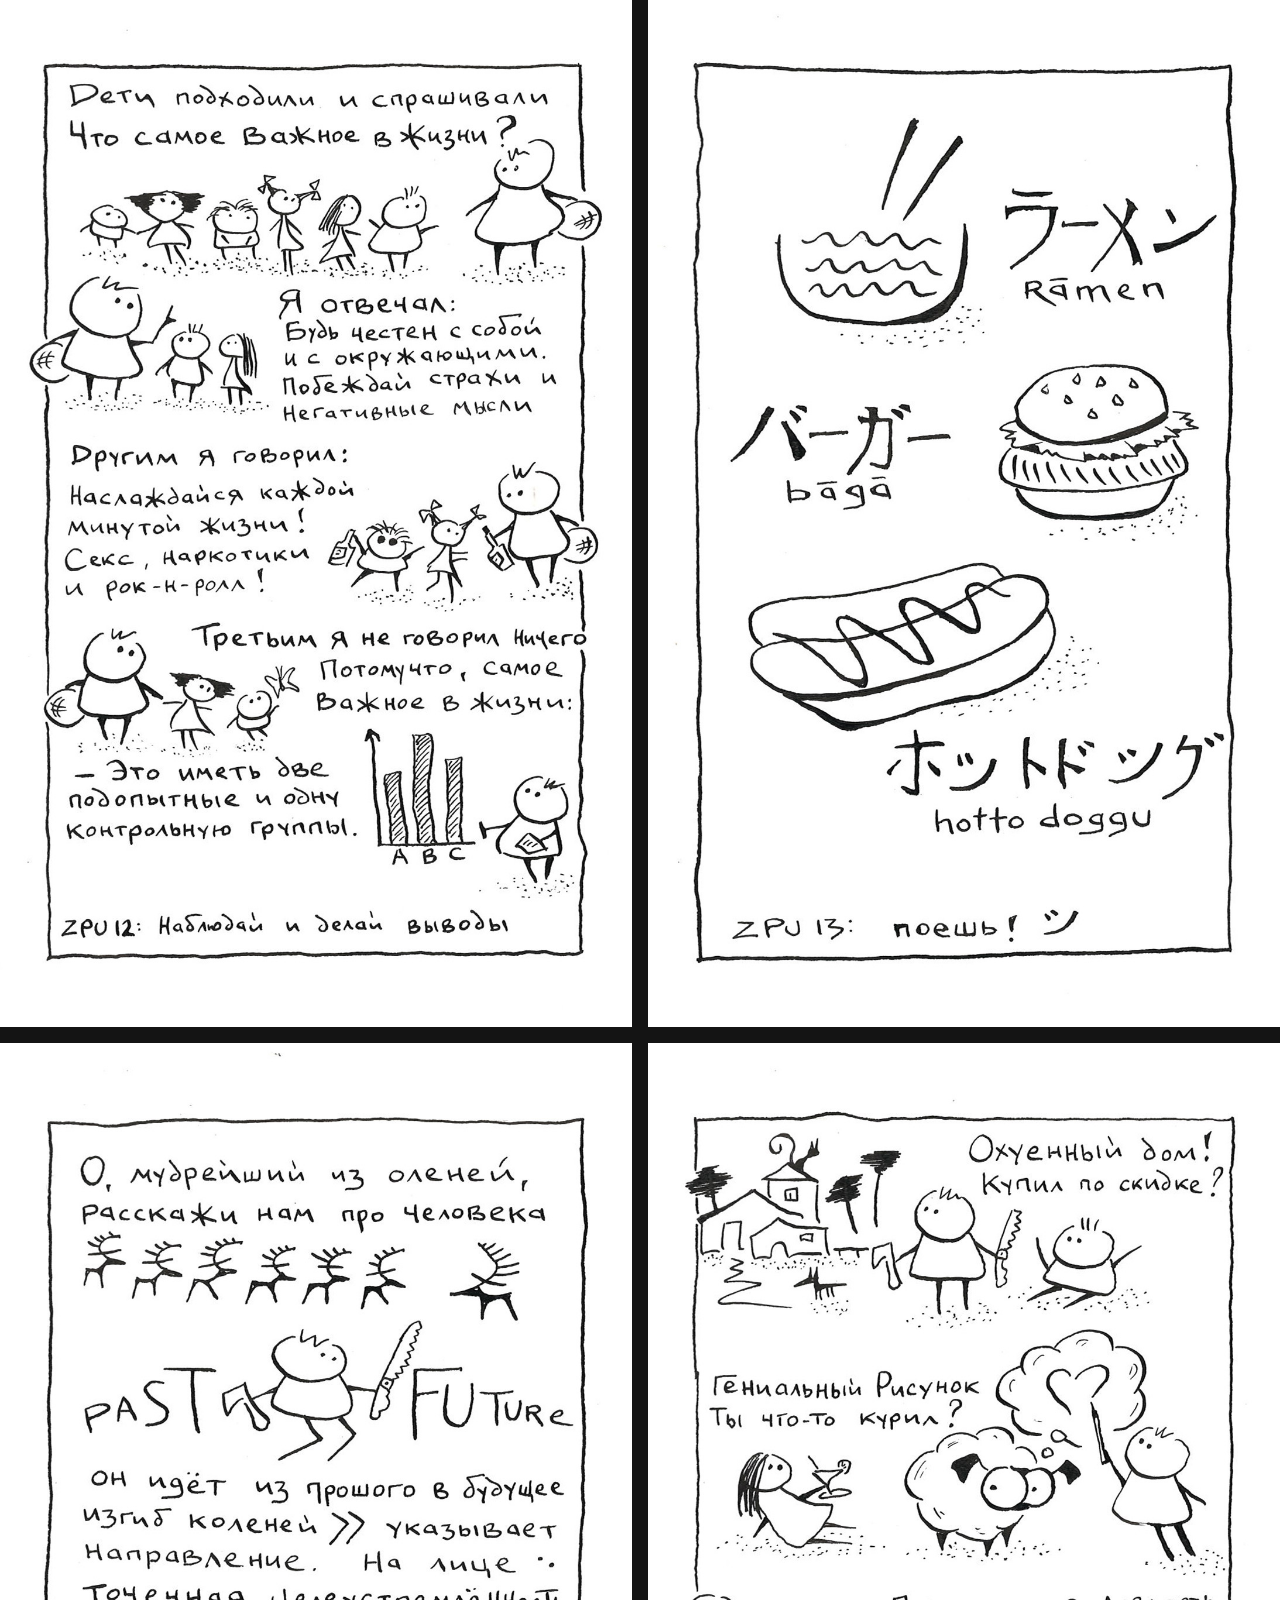
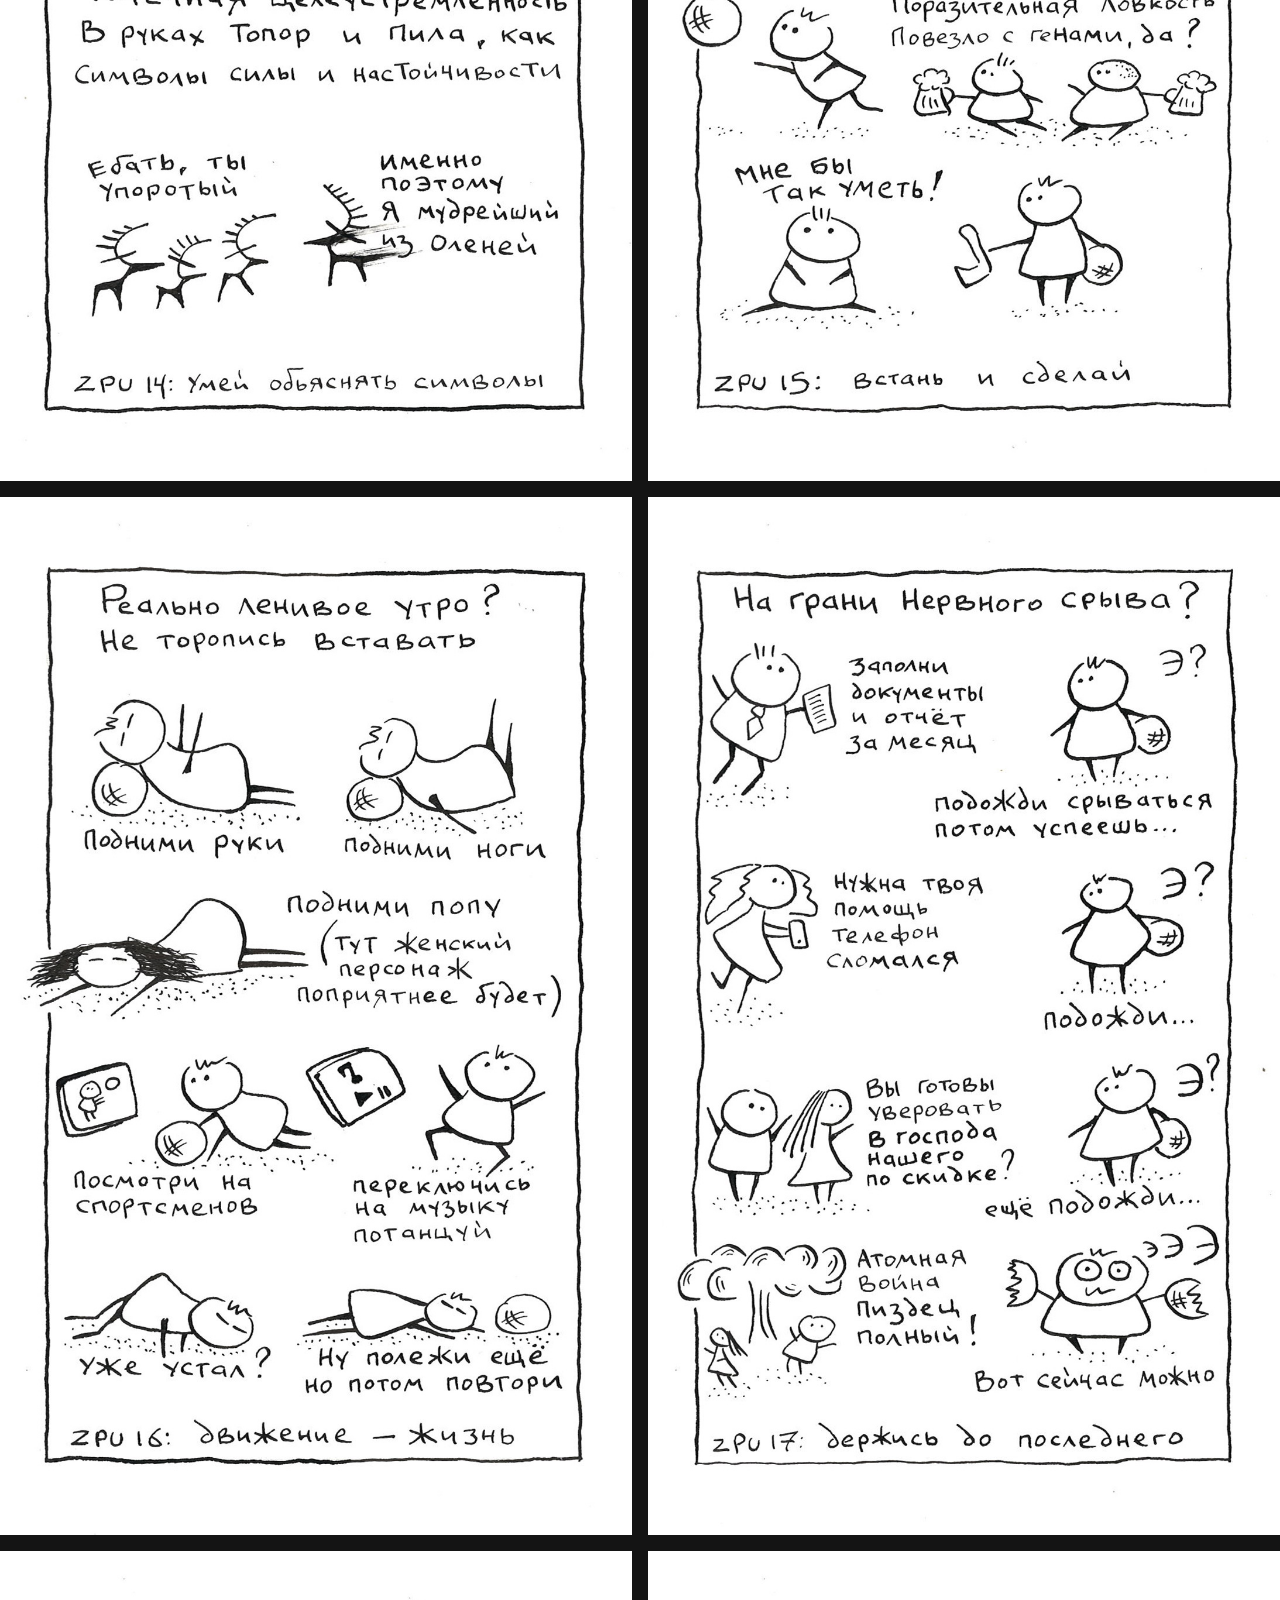
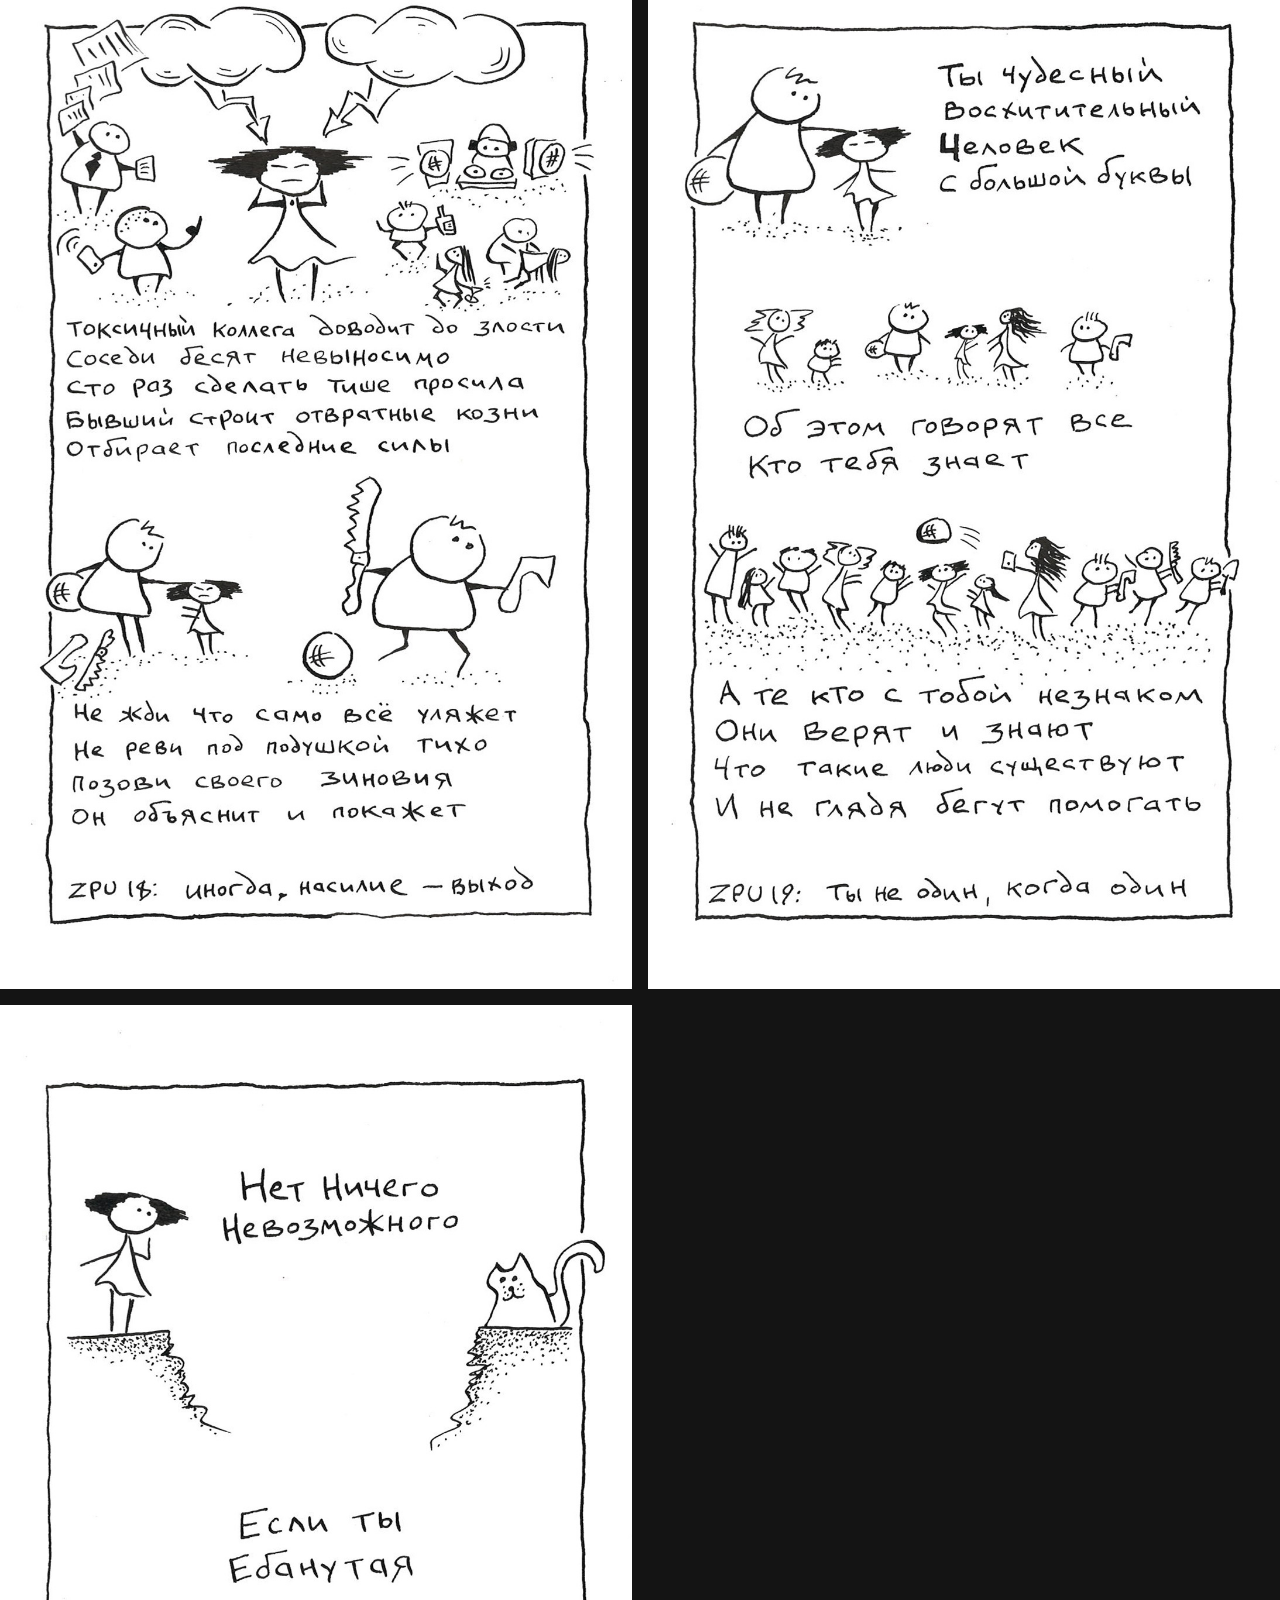
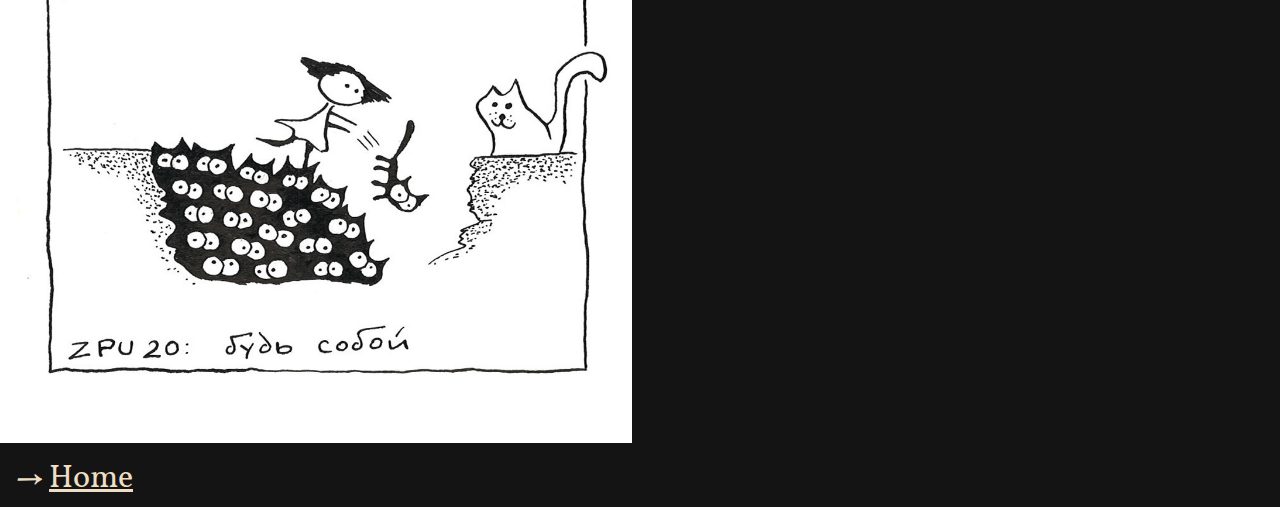
<file: chapters/ZPU.html>
<!DOCTYPE html>
<html lang="en">
<head>
    <base href="../">
    <meta charset="UTF-8">
    <meta content="width=device-width,initial-scale=1" name="viewport">
    <!-- .htmlseed 24.5.10 Len ~ ʕ⊙ᴥ⊙ʔ ~ -->

    <!-- ~ ~ ~ ~ ~ ~ ~ ~ ~ ~ ~ ~ ~ ~ ~ ~ ~ ~ ~ ~ ~>> Tab data -->
    <title>ZPU</title>
    <meta name="description" content="htmlseed">
    <meta name="theme-color" content="#314159">
    <link rel="icon" type="image/png" href="app/icon512.png">
    <!-- ~ ~ ~ ~ ~ ~ ~ ~ ~ ~ ~ ~ ~ ~ ~ ~ ~ ~ ~ ~ -->

    <!-- ~ ~ ~ ~ ~ ~ ~ ~ ~ ~ ~ ~ ~ ~ ~ ~ ~ ~ ~ ~ ~>> MICRODATA -->
    <meta name="description" content="Art illustrations gallery">
    <meta property="og:image"
          content="https://zlsheepcity.github.io/stripes/art/mediaPromo100W1.jpg">
    <meta property="og:image:width"  content="1774">
    <meta property="og:image:height" content="1080">
    <!-- ~ ~ ~ ~ ~ ~ ~ ~ ~ ~ ~ ~ ~ ~ ~ ~ ~ ~ ~ ~ -->

    <!-- ~ ~ ~ ~ ~ ~ ~ ~ ~ ~ ~ ~ ~ ~ ~ ~ ~ ~ ~ ~ ~>> CSS preset 2024 -->
    <style>
        body {
          --colorPaperTone: hsl( 37, 55%, 85%);
          --colorPaperDark: hsl(  0,  0%,  8%);
          --colorPaperRose: hsl(359, 59%, 43%);

          --background-color: var(--colorPaperDark);
          --foreground-color: var(--colorPaperTone);
              --accent-color: var(--colorPaperRose);
        }

        body {
            background-color: var(--background-color);
            margin: 0; color: var(--foreground-color);
            font-family: monospace; overflow-y:scroll;
        }

        a {
            color: inherit;
            text-decoration: underline;
        }

        img, video, svg {
            margin: 0;
            border: 0;
            max-width: 100%;
            display:  block;
        }
    </style>
    <!-- ~ ~ ~ ~ ~ ~ ~ ~ ~ ~ ~ ~ ~ ~ ~ ~ ~ ~ ~ ~ ~>> CSS custom -->
    <style>
        [contenteditable] {
            color: var(--accent-color, inherit);
            border-left: 1em solid currentColor;
        }
    </style>
    <!-- ~ ~ ~ ~ ~ ~ ~ ~ ~ ~ ~ ~ ~ ~ ~ ~ ~ ~ ~ ~ ~>> CSS stylesheet -->
    <link
        href="app/combo.css"
        type="text/css" rel="stylesheet" media="all">
    <link
        href="app/compo.css"
        type="text/css" rel="stylesheet" media="all">
    <link
        href="app/custom.css"
        type="text/css" rel="stylesheet" media="all">
    <link
        href="app/cfonts.css"
        type="text/css" rel="stylesheet" media="all">
    <!-- ~ ~ ~ ~ ~ ~ ~ ~ ~ ~ ~ ~ ~ ~ ~ ~ ~ ~ ~ ~ -->

</head>
<body>

    <header class="GalleryTitle">
        <h1>
            <a href="./">ZL Cartoon Stories</a>:
            ZPU
        </h1>
    </header>

    <article class="AutoFitGrid">
        <figure>
            <a name="ZPU1000"></a>
            <img src="ill/ZPU1000.jpg" alt="" />
        </figure>
        <figure>
            <a name="ZPU1001"></a>
            <img src="ill/ZPU1001.jpg" alt="" />
        </figure>
        <figure>
            <a name="ZPU1002"></a>
            <img src="ill/ZPU1002.jpg" alt="" />
        </figure>
        <figure>
            <a name="ZPU1003"></a>
            <img src="ill/ZPU1003.jpg" alt="" />
        </figure>
        <figure>
            <a name="ZPU1004"></a>
            <img src="ill/ZPU1004.jpg" alt="" />
        </figure>
        <figure>
            <a name="ZPU1005"></a>
            <img src="ill/ZPU1005.jpg" alt="" />
        </figure>
        <figure>
            <a name="ZPU1006"></a>
            <img src="ill/ZPU1006.jpg" alt="" />
        </figure>
        <figure>
            <a name="ZPU1007"></a>
            <img src="ill/ZPU1007.jpg" alt="" />
        </figure>
        <figure>
            <a name="ZPU1008"></a>
            <img src="ill/ZPU1008.jpg" alt="" />
        </figure>
        <figure>
            <a name="ZPU1009"></a>
            <img src="ill/ZPU1009.jpg" alt="" />
        </figure>
        <figure>
            <a name="ZPU1010"></a>
            <img src="ill/ZPU1010.jpg" alt="" />
        </figure>
        <figure>
            <a name="ZPU1011"></a>
            <img src="ill/ZPU1011.jpg" alt="" />
        </figure>
        <figure>
            <a name="ZPU1012"></a>
            <img src="ill/ZPU1012.jpg" alt="" />
        </figure>
        <figure>
            <a name="ZPU1013"></a>
            <img src="ill/ZPU1013.jpg" alt="" />
        </figure>
        <figure>
            <a name="ZPU1014"></a>
            <img src="ill/ZPU1014.jpg" alt="" />
        </figure>
        <figure>
            <a name="ZPU1015"></a>
            <img src="ill/ZPU1015.jpg" alt="" />
        </figure>
        <figure>
            <a name="ZPU1016"></a>
            <img src="ill/ZPU1016.jpg" alt="" />
        </figure>
        <figure>
            <a name="ZPU1017"></a>
            <img src="ill/ZPU1017.jpg" alt="" />
        </figure>
        <figure>
            <a name="ZPU1018"></a>
            <img src="ill/ZPU1018.jpg" alt="" />
        </figure>
        <figure>
            <a name="ZPU1019"></a>
            <img src="ill/ZPU1019.jpg" alt="" />
        </figure>
        <figure>
            <a name="ZPU1020"></a>
            <img src="ill/ZPU1020.jpg" alt="" />
        </figure>

    </article>

    <footer class="GalleryTitle">
        <h1>
            → <a href="./">Home</a>
        </h1>
    </footer>

    <!-- ~ ~ ~ ~ ~ ~ ~ ~ ~ ~ ~ ~ ~ ~ ~ ~ ~ ~ ~ ~ ~ SECTION -->
    <!-- ~ ~ ~ ~ ~ ~ ~ ~ ~ ~ ~ ~ ~ ~ ~ ~ ~ ~ ~ ~ ~ SECTION -->

    <!-- ~ ~ ~ ~ ~ ~ ~ ~ ~ ~ ~ ~ ~ ~ ~ ~ ~ ~ ~ ~ ~ SECTION -->

</body>
</html>
</file>
<file: app/combo.css>
/** stylecore combo, 24.7.24.Len **/
/** ~ ~ ~ ~ ~ ~ ~ ~ ~ ~ ~ ~ ~ ~ ~ ~ ~ ~ ~ ~ ~ ~ Window */


/** Minimal box model */
    *, *:before, *:after { box-sizing: border-box; }
    html                 { height: 100%; }
    html, body           { margin: 0; padding: 0; }

/** Scroll behavoir - force visible to avoid content jump, 2024 */
    body { overflow-y:scroll; scrollbar-gutter:stable; }

/** Tap on clickable element */
    a, area, button, input, label, select, summary, textarea, [tabindex] {
       -ms-touch-action: manipulation;
           touch-action: manipulation;
    }

/** ~ ~ ~ ~ ~ ~ ~ ~ ~ ~ ~ ~ ~ ~ ~ ~ ~ ~ ~ ~ ~ ~ Semantic markup reset */

    figure, figcaption, fieldset, legend {
        display: block;
        margin:  0;
        padding: 0;
        border:  0;
        white-space: normal;
    }

    main, article, section, aside, header, footer, nav {
        display: block;
    }

    pre, code {
        display: block;
    }

/** ~ ~ ~ ~ ~ ~ ~ ~ ~ ~ ~ ~ ~ ~ ~ ~ ~ ~ ~ ~ ~ ~ Text markup reset */

    p, blockquote {
        margin:  0;
        padding: 0;
        font:    inherit;
    }

    ul, ol {
        padding:  0;
        margin:   0;
        margin-left: 1.5em;
    }

    a {
        color: inherit;
        text-decoration: underline;
    }

    h1, h2, h3, h4, h5, h6 {
        margin:  0;
        padding: 0;
        font-family: inherit;
     /* font-size:   inherit; */
        line-height: inherit;
        font-weight: inherit;
    }

/** ~ ~ ~ ~ ~ ~ ~ ~ ~ ~ ~ ~ ~ ~ ~ ~ ~ ~ ~ ~ ~ ~ Elements to normalize 2024 */

    [hidden] { display: none; }

    button {
        padding:    0.25em 1.5em;
        border:     0;
        font:       inherit;
      --background-color: var(--back-color-accent, transparent);
        background-color: var(--background-color);
      --color:            var(--text-color, inherit);
        color:            var(--color);
    }

    td, th {
        text-align:     left;
        vertical-align: top;
        padding-top:    0.25em;
        padding-bottom: 0.25em;
    }

    hr {
        background: transparent;
        box-shadow: none;
        border:  0;
        margin:  0;

     /* use as empty space */
        display:    block;
        font-size:  inherit;
        height:     4em;
    }


/** ~ ~ ~ ~ ~ ~ ~ ~ ~ ~ ~ ~ ~ ~ ~ ~ ~ ~ ~ ~ ~ ~ Images and Media */


    img, svg, canvas,
    figure, figcaption,
    iframe, embed, object {
        display:   block;
        max-width: 100%;
        margin:    0;
        padding:   0;
        border:    0;
    }

    img {
        object-fit: cover;
    }


/** ~ ~ ~ ~ ~ ~ ~ ~ ~ ~ ~ ~ ~ ~ ~ ~ ~ ~ ~ ~ ~ ~ font rendering */


html {
   -ms-text-size-adjust:     100%;
   -webkit-text-size-adjust: 100%;
}
body {
    text-rendering: optimizeLegibility;
   -webkit-font-smoothing: antialiased;
}


/** ~ ~ ~ ~ ~ ~ ~ ~ ~ ~ ~ ~ ~ ~ ~ ~ ~ ~ ~ ~ ~ ~ font settings 2024 */


    body {
        line-height: var(--line-height, 1.5);
        font-family: var(--font-family, sans-serif);
        font-weight: var(--font-weight, normal);
     /* font-size:   use default */
    }

    :root {
      --font-family: var(--font-family--TufteSerif);
      --font-family--TufteSerif:
            Vollkorn, "et-book", Palatino, "Palatino Linotype","Palatino LT STD","Book Antiqua",
            Georgia, serif, "Apple Color Emoji","Segoe UI Emoji","Segoe UI Symbol";
      --font-weight: 400;
    }

    /* Font Features Inspector: wakamaifondue.com */

    .font-feature-digital {
        font-feature-settings:
            'lnum' on,
            'ss14' on,
            'ss17' on;
    }
    .sup-num {
        font-size:             inherit;
        vertical-align:        text-top;
        font-feature-settings: 'sups' on;
    }
    .sub-num {
        font-size:             inherit;
        vertical-align:        text-bottom;
        font-feature-settings: 'subs' on;
    }


/** ~ ~ ~ ~ ~ ~ ~ ~ ~ ~ ~ ~ ~ ~ ~ ~ ~ ~ ~ ~ ~ ~ Colors 2020 */


:root {
 /* Paper Palette */
  --color-PaperTone:   hsl( 37, 55%, 85%);
  --color-PaperDark:   hsl(  0,  0%,  8%);
  --color-PaperRose:   hsl(359, 59%, 43%);
 /* Noble Palette */
  --color-NobleBlack:  hsl(226, 15%, 12%);
  --color-NobleWhite:  hsl(226, 27%, 90%);
  --color-NobleNight:  hsl(226, 17%, 20%);
  --color-NobleDay:    hsl(226, 32%, 75%);
  --color-NobleSky:    hsl(204, 22%, 55%);
  --color-NobleSea:    hsl(212, 34%, 29%);
  --color-NobleSunset: hsl(359, 28%, 82%);
  --color-NobleAccent: hsl(359, 54%, 53%);
  --color-NobleAction: hsl(359, 59%, 43%);
 /* Ivory Palette */
  --color-Ivory:       hsl( 53, 66%, 80%);
  --color-IvoryAccent: hsl( 53, 70%, 76%);
  --color-IvoryDark:   hsl(204,  4%, 22%);
  --color-IvoryGray:   hsl(204,  8%, 38%);
 /* App Palette */
  --color-AppBlue:     hsl(202, 81%, 23%);
  --color-AppGreen:    hsl(155, 31%, 62%);
  --color-AppGold:     hsl( 42, 79%, 53%);
  --color-AppRed:      hsl( 15, 75%, 30%);
  --color-AppBrown:    hsl( 34, 20%, 33%);
}


/** ~ ~ ~ ~ ~ ~ ~ ~ ~ ~ ~ ~ ~ ~ ~ ~ ~ ~ ~ ~ ~ ~ Color Model 2020 */


    .use-colors {
      --background-color: var(--back-color);
      --color:            var(--text-color);
        background-color: var(--background-color);
        color:            var(--color);
    }

    /* Palettes */

    .colors--swed {
      --back-color:       hsl(226, 15%, 12%); /* NobleBlack */
      --back-color-more:  hsl(212, 34%, 29%); /* NobleSea */
      --back-color-less:  hsl(226, 17%, 20%); /* NobleNight */

      --text-color:       hsl(226, 27%, 90%); /* NobleWhite */
      --text-color-more:  hsl(226, 32%, 75%); /* NobleDay */
      --text-color-less:  hsl(226, 32%, 66%);

      --link-color:       hsl(359, 54%, 53%); /* NobleAccent */
      --link-color-more:  hsl(359, 59%, 43%); /* NobleAction */
      --link-color-text:  white;
    }

    .colors--swed-secondary {
      --back-color:       hsl(212, 34%, 29%); /* NobleSea */
      --back-color-more:  hsl(212, 42%, 22%);
      --back-color-less:  hsl(212, 30%, 32%);

      --text-color:       hsl(226, 27%, 90%); /* NobleWhite */
      --text-color-more:  hsl(226, 32%, 75%); /* NobleDay */
      --text-color-less:  hsl(226, 32%, 66%);

      --link-color:       hsl(359, 54%, 53%); /* NobleAccent */
      --link-color-more:  hsl(359, 59%, 43%); /* NobleAction */
      --link-color-text:  white;
    }

    .colors--swed-third {
      --back-color:       hsl(204, 22%, 55%); /* NobleSky */
      --back-color-more:  hsl(204, 26%, 50%);
      --back-color-less:  hsl(204, 18%, 58%);

      --text-color:       hsl(  0,  0%,100%);
      --text-color-more:  hsl(  0,  0%,100%);
      --text-color-less:  hsl(  0,  0%, 90%);

      --link-color:       hsl(359, 54%, 73%); /* NobleAccent */
      --link-color-more:  hsl(359, 59%, 63%); /* NobleAction */
      --link-color-text:  white;
    }

    .colors--ivory {
      --back-color:       hsl( 53, 66%, 80%); /* Ivory */
      --back-color-more:  hsl( 53, 70%, 70%);
      --back-color-less:  hsl( 53, 70%, 76%); 

      --text-color:       hsl(204,  4%, 22%); /* IvoryDark */
      --text-color-more:  hsl(204,  8%, 38%); /* IvoryGray */
      --text-color-less:  hsl(204,  8%, 38%); /* IvoryGray */

      --link-color:       hsl(359, 54%, 53%); /* NobleAccent */
      --link-color-more:  hsl(359, 59%, 43%); /* NobleAction */
      --link-color-text:  white;
    }


/** ~ ~ ~ ~ ~ ~ ~ ~ ~ ~ ~ ~ ~ ~ ~ ~ ~ ~ ~ ~ ~ ~ /Color Model **/


/** ~ ~ ~ ~ ~ ~ ~ ~ ~ ~ ~ ~ ~ ~ ~ ~ ~ ~ ~ ~ ~ ~ display-source */


    [display-source] {
        display: block;
        padding: 0 1em 1em 0;
        margin:  0 0   1em 0;
        max-width: max-content;
        font-family: monospace;
        white-space: pre;
        overflow-x: auto;
    }
    [display-source]:is(textarea) {
        width:       100%;
        background:  transparent;
        color:       inherit;
        border:      0;
        outline:     0;
    }

    /** **
    [contenteditable] {
      --color: currentColor;
        color: var(--color);
        border-left: 1em solid var(--color);
    }
    /** **/


/** ~ ~ ~ ~ ~ ~ ~ ~ ~ ~ ~ ~ ~ ~ ~ ~ ~ ~ ~ ~ ~ ~ /display-source */
</file>
<file: app/compo.css>
/** components compo, 24.7.24.Len **/
/** ~ ~ ~ ~ ~ ~ ~ ~ ~ ~ ~ ~ ~ ~ ~ ~ ~ ~ ~ ~ ~ ~ layoutGallery **/
/** ~ ~ ~ ~ ~ ~ ~ ~ ~ ~ ~ ~ ~ ~ ~ ~ ~ ~ ~ ~ ~ ~ layoutBook **/
/** ~ ~ ~ ~ ~ ~ ~ ~ ~ ~ ~ ~ ~ ~ ~ ~ ~ ~ ~ ~ ~ ~ myocards **/
/** ~ ~ ~ ~ ~ ~ ~ ~ ~ ~ ~ ~ ~ ~ ~ ~ ~ ~ ~ ~ ~ ~ Candy caption **/
/** ~ ~ ~ ~ ~ ~ ~ ~ ~ ~ ~ ~ ~ ~ ~ ~ ~ ~ ~ ~ ~ ~ details»summary **/


/** ~ ~ ~ ~ ~ ~ ~ ~ ~ ~ ~ ~ ~ ~ ~ ~ ~ ~ ~ ~ ~ ~ layoutGallery **/
/** v2024.7.24 demi **/
/** ~ ~ ~ ~ ~ ~ ~ ~ ~ ~ ~ ~ ~ ~ ~ ~ ~ ~ ~ ~ ~ ~ colors */

    .layoutGallery {
      --color:            hsl(226, 27%, 90%); /* NobleWhite */
      --background-color: hsl(226, 15%, 12%); /* NobleBlack */
    }

    .layoutGallery:not(.transparent) {
        background-color: var(--background-color);
        color:            var(--color);
    }

/** ~ ~ ~ ~ ~ ~ ~ ~ ~ ~ ~ ~ ~ ~ ~ ~ ~ ~ ~ ~ ~ ~ gaps */

    .layoutGallery {
      --gap--base: 1.500em;
      --gap--mini: 0.125em;
      --gap: var(--gap--base);
    }

    @media all and (max-width:1080px) {
    .layoutGallery {--gap: var(--gap--mini);}
    }/* /media */

/** ~ ~ ~ ~ ~ ~ ~ ~ ~ ~ ~ ~ ~ ~ ~ ~ ~ ~ ~ ~ ~ ~ grid */

    .layoutGallery,
    .layoutGallery .gridline {
        position: relative;
        max-width: 100%;
        display: grid;
        grid-gap: var(--gap);
        align-content: start;
        grid-template-columns: var(--grid-template-columns);
      --grid-template-columns: 1fr;
    }

/** ~ ~ ~ ~ ~ ~ ~ ~ ~ ~ ~ ~ ~ ~ ~ ~ ~ ~ ~ ~ ~ ~ lines */

    .layoutGallery .gridline.X    {--grid-template-columns: repeat(1, 1fr);}
    .layoutGallery .gridline.XX   {--grid-template-columns: repeat(2, 1fr);}
    .layoutGallery .gridline.XXX  {--grid-template-columns: repeat(3, 1fr);}
    .layoutGallery .gridline.XXXX {--grid-template-columns: repeat(4, 1fr);}
    .layoutGallery .gridline.X5   {--grid-template-columns: repeat(5, 1fr);}
    .layoutGallery .gridline.X6   {--grid-template-columns: repeat(6, 1fr);}

    .layoutGallery .gridline.OOX>*:first-child { grid-column:  1 /  3 }
    .layoutGallery .gridline.XOO>*:last-child  { grid-column: -3 / -1 }

/** ~ ~ ~ ~ ~ ~ ~ ~ ~ ~ ~ ~ ~ ~ ~ ~ ~ ~ ~ ~ ~ ~ lines more */
/** VWQ ratio set 2023 */

    .layoutGallery {
      --aspect-ratio--Qratio: 1080/1080;
      --aspect-ratio--Wratio: 1774/1080;
      --aspect-ratio--Vratio: 1080/1774;
    }

    .layoutGallery .gridline.WQ
    {--grid-template-columns: 1774fr 1080fr}
    .layoutGallery .gridline.QW
    {--grid-template-columns: 1080fr 1774fr}

    .layoutGallery .gridline.QWW
    {--grid-template-columns: 1080fr 1774fr 1774fr}
    .layoutGallery .gridline.QQW
    {--grid-template-columns: 1080fr 1080fr 1774fr}
    .layoutGallery .gridline.QWQ
    {--grid-template-columns: 1080fr 1774fr 1080fr}
    .layoutGallery .gridline.WQW
    {--grid-template-columns: 1774fr 1080fr 1774fr}
    .layoutGallery .gridline.WWQ
    {--grid-template-columns: 1774fr 1774fr 1080fr}
    .layoutGallery .gridline.WQQ
    {--grid-template-columns: 1774fr 1080fr 1080fr}

    .layoutGallery .gridline.VWV
    {--grid-template-columns: 658fr 1774fr 658fr}
    .layoutGallery .gridline.VQV
    {--grid-template-columns: 658fr 1080fr 658fr}
    .layoutGallery .gridline.QVQ
    {--grid-template-columns: 1080fr 658fr 1080fr}
    .layoutGallery .gridline.WVW
    {--grid-template-columns: 1774fr 658fr 1774fr}
    .layoutGallery .gridline.VWQV
    {--grid-template-columns: 658fr 1774fr 1080fr 658fr}
    .layoutGallery .gridline.VQWV
    {--grid-template-columns: 658fr 1080fr 1774fr 658fr}

    .layoutGallery .gridline.VQW
    {--grid-template-columns: 658fr 1080fr 1774fr}
    .layoutGallery .gridline.VWQ
    {--grid-template-columns: 658fr 1774fr 1080fr}
    .layoutGallery .gridline.WQV
    {--grid-template-columns: 1774fr 1080fr 658fr}
    .layoutGallery .gridline.QWV
    {--grid-template-columns: 1080fr 1774fr 658fr}
    .layoutGallery .gridline.WVQ
    {--grid-template-columns: 1774fr 658fr 1080fr}
    .layoutGallery .gridline.QVW
    {--grid-template-columns: 1080fr 658fr 1774fr}

    .layoutGallery .Qratio {aspect-ratio: var(--aspect-ratio--Qratio);}
    .layoutGallery .Wratio {aspect-ratio: var(--aspect-ratio--Wratio);}
    .layoutGallery .Vratio {aspect-ratio: var(--aspect-ratio--Vratio);}

/** ~ ~ ~ ~ ~ ~ ~ ~ ~ ~ ~ ~ ~ ~ ~ ~ ~ ~ ~ ~ ~ ~ empty cells */

    .layoutGallery .gridline,
    .layoutGallery .gridskip {
        pointer-events: none;
    }
    .layoutGallery .gridline >*:not(.gridline, .gridskip),
    .layoutGallery .gridskip >*:not(.gridline, .gridskip) {
        pointer-events: all;
    }

/** ~ ~ ~ ~ ~ ~ ~ ~ ~ ~ ~ ~ ~ ~ ~ ~ ~ ~ ~ ~ ~ ~ scroll slices */

    .layoutGallery .scrolltopGroup >*,
    .layoutGallery .scrolltop { position:sticky; top:0; }

    .layoutGallery .scrollbotGroup >*,
    .layoutGallery .scrollbot { position:sticky; bottom:0; }

/** ~ ~ ~ ~ ~ ~ ~ ~ ~ ~ ~ ~ ~ ~ ~ ~ ~ ~ ~ ~ ~ ~ items */

    .layoutGallery video,
    .layoutGallery img {
        display: block;
        width:   100%;
        height:  auto;
        object-fit: contain;
        background-color: var(--background-color);
    }

    .layoutGallery video,
    .layoutGallery img {
        outline: var(--gap) solid var(--background-color);
    }

/** ~ ~ ~ ~ ~ ~ ~ ~ ~ ~ ~ ~ ~ ~ ~ ~ ~ ~ ~ ~ ~ ~ plugins */

    .layoutGallery:is(article) {
        padding: var(--gap) 0;
    }
    .layoutGallery.fitness *:is(img,video)  {
        object-fit: cover;
        height: 100%;
    }

/** ~ ~ ~ ~ ~ ~ ~ ~ ~ ~ ~ ~ ~ ~ ~ ~ ~ ~ ~ ~ ~ ~ workers */

    .layoutGallery .screensize {min-height:100vh}
    .layoutGallery .centerit {
        display: grid;
        place-items: center;
    }
    .layoutGallery .fitme  {
        object-fit: cover;
        height: 100%;
    }
    .layoutGallery .fillme {
        background-color: var(--background-color);
        outline: var(--gap) solid var(--background-color);
    }

/** ~ ~ ~ ~ ~ ~ ~ ~ ~ ~ ~ ~ ~ ~ ~ ~ ~ ~ ~ ~ ~ ~ /layoutGallery */


/** ~ ~ ~ ~ ~ ~ ~ ~ ~ ~ ~ ~ ~ ~ ~ ~ ~ ~ ~ ~ ~ ~ layoutBook **/
/** 24.7.24 */

    /** config */
    .layoutBook {
      --leftOffset: 0;
    /*--leftOffset: auto;
      --leftOffset: 2em;*/
      --sideOffset: 1em;
      --textSize: 36em;
      --sideSize: 24em;
      --grid-gap:  1em;
      --join-gap:  1em;
    /** calculated min width:
        gap×3 + textSize + sideSize + sideOffset = 64em */
    }
    .layoutBook.layoutBookCentered {
      --leftOffset: auto;
    }

    /** functional */
    .layoutBook {
        position: relative;
        width:    100%;
        display:  grid;
        grid-gap: var(--grid-gap);
        grid-auto-flow:  row;
        grid-auto-rows:  min-content;
        grid-template-columns: var(--useColumns);
        grid-column: var(--grid-column-full);
    }

    /** columns */
    @media all {
    .layoutBook {
      --grid-column-full: 1/6;
      --grid-column-text: 2/3;
      --grid-column-side: 4/5;
      --grid-column-wrap: 2/5;
      --useColumns:
            var(--leftOffset)
            minmax( auto, var(--textSize) )
            var(--join-gap)
            var(--sideSize)
            auto
         ;
    }
    }/* /media */
    @media all and (max-width:64em) {
    .layoutBook {
      --grid-column-full: 1/-1;
      --grid-column-wrap: 2/-2;
      --grid-column-text: 2/4;
      --grid-column-side: 3/5;
      --useColumns:
          0
          minmax(0, calc(100% - var(--sideSize) - 3 * var(--grid-gap) ))
          1fr
          minmax(0, calc(100% - var(--textSize) - 3 * var(--grid-gap) ))
          0
          ;
    }
    }/* /media */

    /** children */
    .layoutBook >*          {grid-column:var(--grid-column-text)} /* text paragraph */
    .layoutBook >section    {grid-column:var(--grid-column-text)} /* paragraphs combined */
    .layoutBook >blockquote {grid-column:var(--grid-column-side)} /* side note */
    .layoutBook >header     {grid-column:var(--grid-column-wrap)} /* double column */
    .layoutBook >footer     {grid-column:var(--grid-column-wrap)} /* double column */
    .layoutBook >article    {grid-column:var(--grid-column-full)} /* overlay */
    .layoutBook >style      {grid-column:var(--grid-column-full)} /* overlay */

    .layoutBook >.layoutBookText {grid-column:var(--grid-column-text)}
    .layoutBook >.layoutBookWrap {grid-column:var(--grid-column-wrap)}
    .layoutBook >.layoutBookSide {grid-column:var(--grid-column-side)}
    .layoutBook >.layoutBookFull {grid-column:var(--grid-column-full)}

    /** subgrid single column */
    .layoutBook .layoutBookCell,
    .layoutBook >footer,
    .layoutBook >section {
        width:    100%;
        display:  grid;
        grid-gap: var(--grid-gap);
        grid-auto-flow: row;
        grid-auto-rows: min-content;
        grid-template-columns:  1fr;
    }

/** ~ ~ ~ ~ ~ ~ ~ ~ ~ ~ ~ ~ ~ ~ ~ ~ ~ ~ ~ ~ ~ ~ /layoutBook **/


/** ~ ~ ~ ~ ~ ~ ~ ~ ~ ~ ~ ~ ~ ~ ~ ~ ~ ~ ~ ~ ~ ~ myocards **/
/** 2019.12.15 (core) */
/** 2024.07.24 */

    /* config */

    .myocard {
      --sx: 1.5rem; /* horizontal paddings */
      --sy: 1.5rem; /* vertical paddings */
      --item-max-width: 28rem;
     /* options
      --card-max-width:      100%;
      --card-wrap-order:     wrap-reverse;
      --card-wrap-order:     wrap;
      --card-centering:      0;
      --card-centering:      auto;
      --item-vertical-align: center;
      --item-vertical-align: flex-end;
      --item-vertical-align: flex-start;
        */
    }

    /* addons */

    .myocard.myocardBanner {
      --item-max-width:      40rem;
      --card-max-width:    57.5rem;
    }
    .myocard.myocardAlignTop {
      --item-vertical-align: flex-start;
    }
    .myocard.myocardWideSection {
      --card-padding:        calc( 0.5*var(--sy) ) calc( 0.5*var(--sx) );
      --item-padding:        calc( 0.5*var(--sy) ) calc( 0.5*var(--sx) );
      --item-max-width:      42rem;
      --card-max-width:      100%;
      --card-centering:      0;
      --item-vertical-align: flex-start;
    }
    .myocard.myocardWrapOrderReverse {
     /* second child goes first,
        when wrapping */
      --card-wrap-order: wrap-reverse;
      --align-items:     var(--item-vertical-align ,flex-end );
    }

    /* layout */

    .myocard *, .myocard {box-sizing:border-box}
    .myocard {

      --card-padding: calc( 0.5*var(--sy) ) 0;
      --item-padding: calc( 0.5*var(--sy) ) var(--sx);

      --width:        100%;
        width:        var(--width);

      --max-width-xx: calc( 2*var(--item-max-width) + var(--sx) );
      --max-width:    var(--card-max-width, var(--max-width-xx) );
        max-width:    var(--max-width);

      --margin-left:  var(--card-centering, auto );
        margin-left:  var(--margin-left);

      --margin-right: var(--card-centering, auto );
        margin-right: var(--margin-right);

    }

    /* Flex Half-Grow Technique 2019 */

        .myocard {
            display:        flex;
            flex-direction: row;
            flex-wrap:      var(--card-wrap-order,  wrap );}
        .myocard>*                   { flex-grow:   0.5;   }
        .myocard>*:nth-child( odd)   { margin-left: auto;  }
        .myocard>*:nth-child(even)   { text-align:  right; }
        .myocard>*>*                 { }
        .myocard>*:nth-child( odd)>* { }
        .myocard>*:nth-child(even)>* { }

     /* Paddings Around Card and Items */

        .myocard {    --padding: var(--card-padding ,0 );
                        padding: var(--padding         );}
        .myocard>*>*{ --padding: var(--item-padding ,0 );}
        .myocard>*>*{   padding: var(--padding         );}

     /* Inserted Child */

        .myocard>.myocard   { padding: 0; width: auto; }
        .myocard>.myocard>* { padding: 0; }

     /* Item Box Model */

        .myocard>* { --max-width: var(--item-max-width ,100% );}
        .myocard>*>* { max-width: var(--max-width            );}
        .myocard>*:nth-child(even)>* {
            display:        inline-flex;
            flex-direction: column;
            text-align:     left;
            vertical-align: middle; }

     /* Vertical Align */

        .myocard {
          --align-items: var(--item-vertical-align, center );
            align-items: var(--align-items); }


/** ~ ~ ~ ~ ~ ~ ~ ~ ~ ~ ~ ~ ~ ~ ~ ~ ~ ~ ~ ~ ~ ~ /myocards **/


/** ~ ~ ~ ~ ~ ~ ~ ~ ~ ~ ~ ~ ~ ~ ~ ~ ~ ~ ~ ~ ~ ~ Candy caption **/
/** 24.7.24 **/

    /** Layout */

    .textCandyCaption {
        display:        inline-flex;
        flex-direction: column;
        gap:            var(--space) 0;
    }
    .textCandyCaption [row] {
        display:        inline-flex;
        flex-direction: row;
        align-items:    flex-start;
        gap:            0 var(--space);
    }
    .textCandyCaption [laydown] {
        align-items: flex-end;
    }

    /** Design */

    .textCandyCaption {
      --font-family:     sans-serif;
      --line-height:     0.75;
      --space:           0.25em;
    }
    .textCandyCaption {
        text-transform:  uppercase;
        font-weight:     bold;
        font-family:     var(--font-family);
        line-height:     var(--line-height);
        text-decoration: none;
    }
    .textCandyCaption * {
        font-size: var(--font-size, inherit);
        color:     var(--color,     inherit);
    }

    /** Model tint&size 2023 */

    .textCandyCaption {
      --tint-a: inherit;          /* a for alpha */
      --tint-c: hsl(184,74%,54%); /* c for cyan */
      --tint-m: hsl(334,64%,54%); /* m for magenta */
      --tint-y: hsl(414,84%,54%); /* y for yellow */
      --tint-g: hsl(114,44%,54%); /* g for green */
    }
    .textCandyCaption {
      --size-a: 1.00em;
      --size-b: 1.50em;
      --size-c: 2.00em;
      --size-d: 3.00em;
      --size-z: 0.75em;
    }

    .textCandyCaption [size-a] {--font-size: var(--size-a);}
    .textCandyCaption [size-b] {--font-size: var(--size-b);}
    .textCandyCaption [size-c] {--font-size: var(--size-c);}
    .textCandyCaption [size-d] {--font-size: var(--size-d);}
    .textCandyCaption [size-z] {--font-size: var(--size-z);}

    .textCandyCaption [tint-a] {--color: var(--tint-a);}
    .textCandyCaption [tint-c] {--color: var(--tint-c);}
    .textCandyCaption [tint-m] {--color: var(--tint-m);}
    .textCandyCaption [tint-y] {--color: var(--tint-y);}
    .textCandyCaption [tint-g] {--color: var(--tint-g);}

/** ~ ~ ~ ~ ~ ~ ~ ~ ~ ~ ~ ~ ~ ~ ~ ~ ~ ~ ~ ~ ~ ~ /Candy caption **/


/** ~ ~ ~ ~ ~ ~ ~ ~ ~ ~ ~ ~ ~ ~ ~ ~ ~ ~ ~ ~ ~ ~ details»summary **/
/** 24.7.17 **/
/** #detailsWithSummaryHeader
    <details> with default marker
    <header> with decorated typo
    */
    .detailsWithSummaryHeader {
      --header-font-size: clamp( 1em, 3.2vw, 2.4em );
      --header-line-height: 1.25;
      --marker-color: currentColor;
    }
    .detailsWithSummaryHeader>summary {
        font-size:   var(--header-font-size);
        line-height: var(--header-line-height);
        cursor: pointer;
        width: max-content;
        max-width: 100%;
    }
    .detailsWithSummaryHeader>summary::marker {color:var(--marker-color);}
    .detailsWithSummaryHeader>summary >header {
            display: inline-block;
            vertical-align: text-top;
            max-width: calc(100vw - 2.4em);
    }
/** #detailsMarkerShowHide
    switch child nodes without layout jump
    */
    .detailsMarkerShowHide {
        display: inline-grid;
        grid-template-areas: 'overlay';
    }
    .detailsMarkerShowHide>* {
        grid-area:  overlay;
        pointer-events: all;
        pointer-events: var(--visible, none);
        opacity:        var(--visible, 0);
    }
    details:not([open]) .detailsMarkerShowHide >:first-child {--visible:1}
    details:is([open])  .detailsMarkerShowHide >:last-child  {--visible:1}
/** ~ ~ ~ ~ ~ ~ ~ ~ ~ ~ ~ ~ ~ ~ ~ ~ ~ ~ ~ ~ ~ ~ /details»summary **/


/** components compo, EOF ~ ~ ~ ~ ~ ~ ~ ~ ~ ~ ~ ~ ~ **/
</file>
<file: app/custom.css>
/** ~ ~ ~ ~ ~ ~ ~ ~ ~ ~ ~ ~ ~ ~ ~ ~ ~ ~ ~ ~ ~ ~ customcss */
/** customcss **/
/** ~ ~ ~ ~ ~ ~ ~ ~ ~ ~ ~ ~ ~ ~ ~ ~ ~ ~ ~ ~ ~ ~ */

    [display-block] {display:block}
    [ratio-v] {aspect-ratio:1080/1774}
    [ratio-a] {aspect-ratio:2085/1565}

/** headers **/

    .GalleryTitle {
        padding: 0.75em 1em 0.25em 1em;
    }
    header.GalleryTitle a[href] {
        text-decoration: none;
    }

/** text content **/

    .TextSection h1 {
      --max-width: 100%;
        max-width: var(--max-width);
        font-size: clamp(1.25rem, 5vw, 2.5rem);
        line-height: 1;
    }
    .TextSection h1 a {
        text-decoration: none;
    }
    .TextSection h1 a:hover {
        color: var(--link-color, inherit);
    }
    .TextSection h1+p {
        padding-top: 0.5em;
    }
    .TextSection p {
        line-height: 1.25;
    }
    .TextSection p:not(:last-child) {
        padding-bottom: 0.5em;
    }

/** grids **/

    .AutoFitGrid {
        display: grid;
        grid-gap: 1em;
        grid-template-columns: repeat(auto-fit, minmax(min(424px,100%), 1fr));
    }
    .AutoFitGrid a[href] {
        display: block;
    }
    .AutoFitGrid img {
        aspect-ratio: 1080/1774;
    }

    .CardListGrid {
        display: grid;
        grid-gap: 0;
        grid-template-columns: repeat(auto-fit, minmax(min(40em, 100vh), 1fr));
    }
    .CardListGrid img {
        aspect-ratio: 1080/1774;
    }

    .ChapterCard {
      --background-color: var(--back-color);
      --color:            var(--text-color);
        background-color: var(--background-color);
        color:            var(--color);
    }
    .ChapterCardGrid {
        display: grid;
        padding:  1em;
        grid-gap: 1em;
        max-width: min(40em, 100vh);
        align-items: end;
        grid-template-columns: 1080fr 1774fr;
        grid-template-rows: 1fr auto;
        grid-template-areas:
            "cover title"
            "cover items"
            ;
    }
    .ChapterCardGrid >figure  { grid-area: cover; }
    .ChapterCardGrid >header  { grid-area: title; }
    .ChapterCardGrid >section { grid-area: items; }
    .ChapterCardGrid >figure {
        align-self: stretch;
    }

    .StripesInRowList {
        display: flex;
        flex-direction: row;
        gap: 0.5em;
    }
    .StripesInRowItem {
        display:  grid;
        place-items: center;
        padding: 0.25em;
        width: 20%;
        text-decoration: none;
    }
    .StripesInRowItem .text {
        font-size: 1.5em;
    }
    .StripesInRowItem .date {
        font-size: 0.8em;
        font-feature-settings:
            'lnum' on,
            'ss14' on,
            'ss17' on;
    }
    .StripesInRowItem:hover {
        background-color: var(--link-color, rgba(255,255,255,0.255));
    }
</file>
<file: app/cfonts.css>
/** fonts index, 24.7.25 **/

@font-face {
    font-family: 'Vollkorn';
    font-weight:  normal;
    font-style:   normal;
    src:
        /* local('Vollkorn'), */
        url('./fonts/Vollkorn-R.eot?#iefix')           format('embedded-opentype'),
        url('./fonts/Vollkorn-R.woff2')                format('woff2'),
        url('./fonts/Vollkorn-R.woff')                 format('woff'),
        url('./fonts/Vollkorn-R.ttf')                  format('truetype'),
        url('./fonts/Vollkorn-R.svg#Vollkorn-Regular') format('svg');
}

@font-face {
    font-family: 'Vollkorn';
    font-weight:  700;
    font-style:   normal;
    src:
        url('./fonts/Vollkorn-B.eot?#iefix')        format('embedded-opentype'),
        url('./fonts/Vollkorn-B.woff2')             format('woff2'),
        url('./fonts/Vollkorn-B.woff')              format('woff'),
        url('./fonts/Vollkorn-B.ttf')               format('truetype'),
        url('./fonts/Vollkorn-B.svg#Vollkorn-Bold') format('svg');
}

@font-face {
    font-family: 'Vollkorn';
    font-weight:  normal;
    font-style:   italic;
    src:
        url('./fonts/Vollkorn-I.eot?#iefix')          format('embedded-opentype'),
        url('./fonts/Vollkorn-I.woff2')               format('woff2'),
        url('./fonts/Vollkorn-I.woff')                format('woff'),
        url('./fonts/Vollkorn-I.ttf')                 format('truetype'),
        url('./fonts/Vollkorn-I.svg#Vollkorn-Italic') format('svg');
}

/** RETRO MONOSPACE CODE;
@font-face {
    font-family: 'VT323';
    font-weight:  normal;
    font-style:   normal;
    src:
        url('./fonts/VT323-CODE.eot?#iefix')        format('embedded-opentype'),
        url('./fonts/VT323-CODE.woff')              format('woff'),
        url('./fonts/VT323-CODE.ttf')               format('truetype'),
        url('./fonts/VT323-CODE.svg#VT323-Regular') format('svg');
}
**/
</file>
